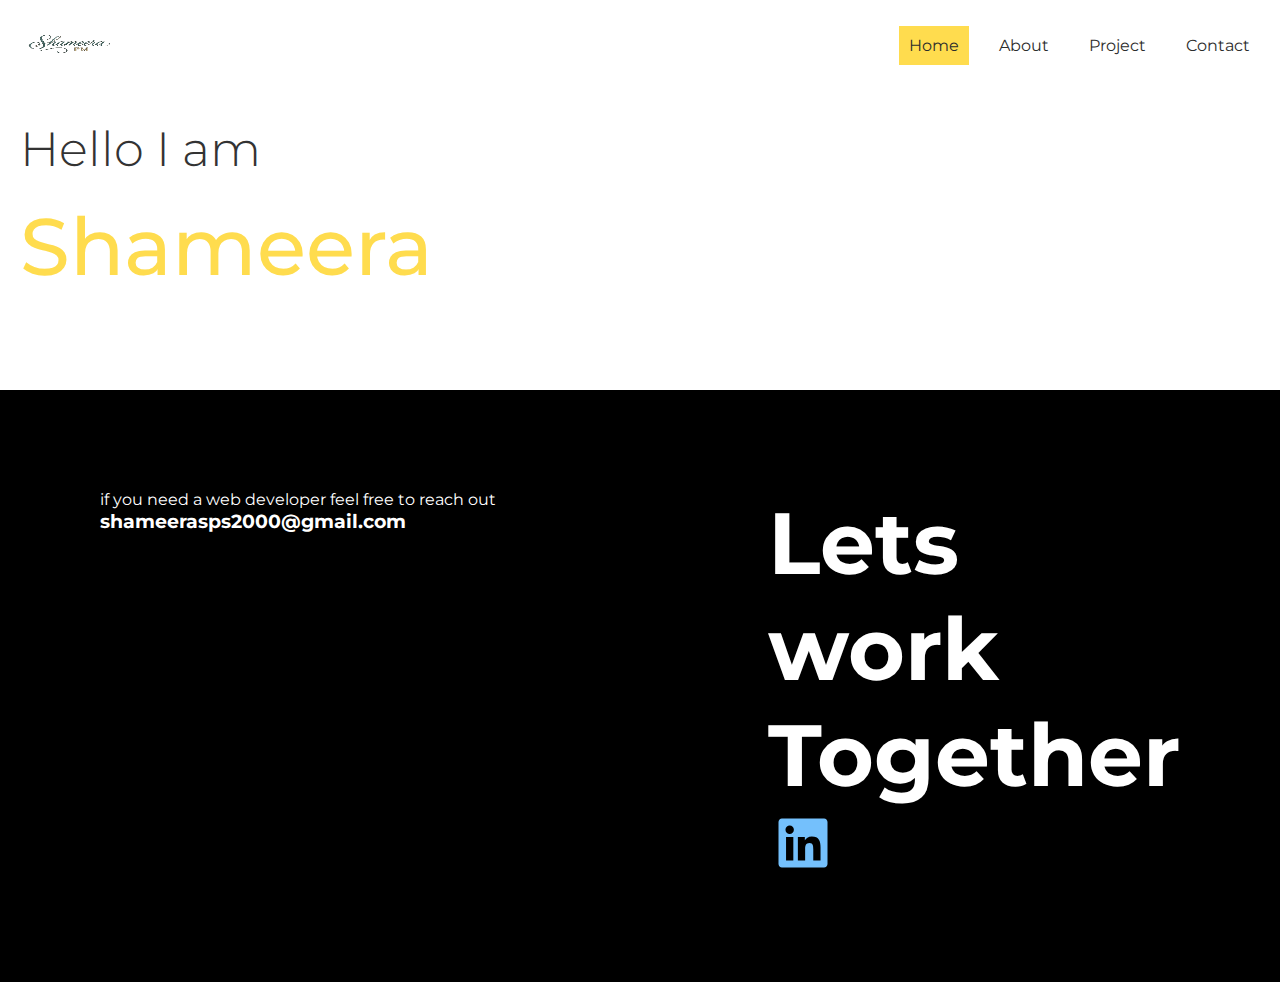
<file: index.html>
<!DOCTYPE html>
<html lang="en">
<head>
    <meta charset="UTF-8">
    <meta name="viewport" content="width=device-width, initial-scale=1.0">
    <title>Shameera PM | Home</title>
    <link rel="stylesheet" href="./style.css"/>
    <link rel="stylesheet" href="./navbar.css"/>
     <link rel="stylesheet" href="./home.css"/>
     <link rel="stylesheet" href="./footer.css">
</head>
<body>
    <nav class="header">
        <div class="container">
            <div class=" row align-items-center justify-content-space-between">
                <!-- logo -->
                 <img src="./logo.png" class="logo" alt="logo"/>

                 <!-- hamburger items -->
                  <button class="nav-toggler ">
                    <span></span>
                  </button>
                  <!-- nav items -->
                   <div class="nav ">
                    <ul>
                        <li><a href="./index.html" class="active">Home </a> </li>
                        <li><a href="./about.html">About</a></li>
                        <li><a href="./project.html">Project</a></li>
                        <li><a href="./contact.html">Contact</a></li>
                    </ul>
                   </div>
            </div>
        </div>
    </nav>

    <div class="main-container">
        <div class="content">
            <h2>Hello I am</h2>
            <h1>Shameera PM</h1>
        </div>
        
    </div>
    <div class="image">
            
        </div>
   
         <div class="footer">
            <div class="footer-content">
 <div class="left">
                <p  >if you need a web developer feel free to reach out <span>shameerasps2000@gmail.com</span></p>
            </div>
            <div class="right">
                <h1>Lets</h1>
                <h1>work</h1>
                <h1>Together</h1>
                <a href="https://www.linkedin.com/in/shameera-pm"><svg xmlns="http://www.w3.org/2000/svg" viewBox="0 0 640 640"><!--!Font Awesome Free v7.0.0 by @fontawesome - https://fontawesome.com License - https://fontawesome.com/license/free Copyright 2025 Fonticons, Inc.--><path fill="#74C0FC" d="M512 96L127.9 96C110.3 96 96 110.5 96 128.3L96 511.7C96 529.5 110.3 544 127.9 544L512 544C529.6 544 544 529.5 544 511.7L544 128.3C544 110.5 529.6 96 512 96zM231.4 480L165 480L165 266.2L231.5 266.2L231.5 480L231.4 480zM198.2 160C219.5 160 236.7 177.2 236.7 198.5C236.7 219.8 219.5 237 198.2 237C176.9 237 159.7 219.8 159.7 198.5C159.7 177.2 176.9 160 198.2 160zM480.3 480L413.9 480L413.9 376C413.9 351.2 413.4 319.3 379.4 319.3C344.8 319.3 339.5 346.3 339.5 374.2L339.5 480L273.1 480L273.1 266.2L336.8 266.2L336.8 295.4L337.7 295.4C346.6 278.6 368.3 260.9 400.6 260.9C467.8 260.9 480.3 305.2 480.3 362.8L480.3 480z"/></svg>  </a>          </div>

            </div>
            </div>
           
        </div>

    <script src="./navbar.js"></script>
    <script src="./homescript.js"></script>

</body>
</html>
</file>
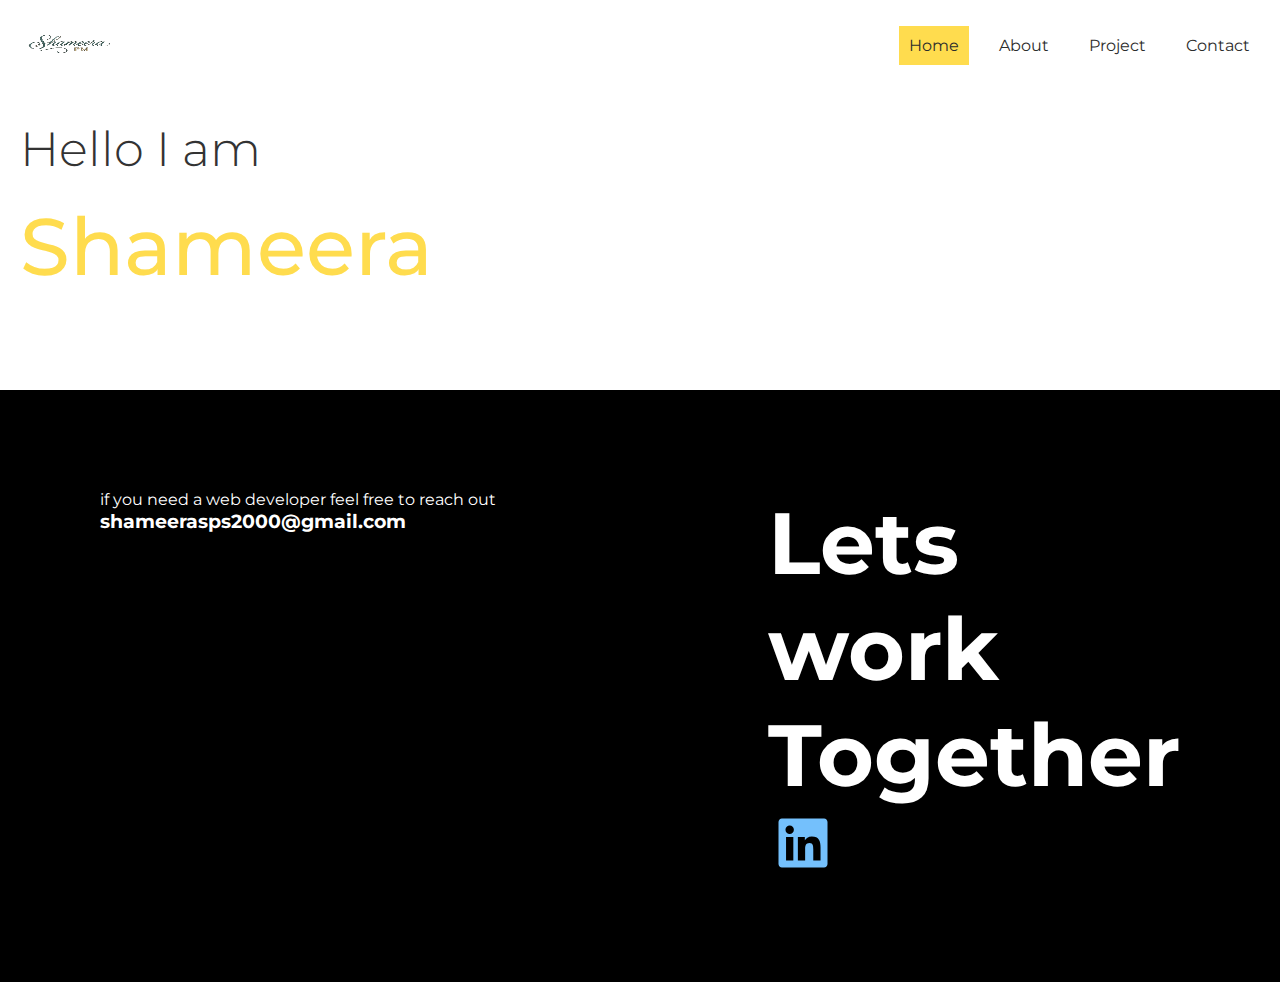
<file: portfolio/index.html>
<!DOCTYPE html>
<html lang="en">
<head>
    <meta charset="UTF-8">
    <meta name="viewport" content="width=device-width, initial-scale=1.0">
    <title>Shameera PM | Home</title>
    <link rel="stylesheet" href="style.css"/>
    <link rel="stylesheet" href="navbar.css"/>
     <link rel="stylesheet" href="home.css"/>
     <link rel="stylesheet" href="footer.css">
</head>
<body>
    <nav class="header">
        <div class="container">
            <div class=" row align-items-center justify-content-space-between">
                <!-- logo -->
                 <img src="/portfolio/logo.png" class="logo" alt="logo"/>

                 <!-- hamburger items -->
                  <button class="nav-toggler ">
                    <span></span>
                  </button>
                  <!-- nav items -->
                   <div class="nav ">
                    <ul>
                        <li><a href="./index.html" class="active">Home </a> </li>
                        <li><a href="./about.html">About</a></li>
                        <li><a href="./project.html">Project</a></li>
                        <li><a href="./contact.html">Contact</a></li>
                    </ul>
                   </div>
            </div>
        </div>
    </nav>

    <div class="main-container">
        <div class="content">
            <h2>Hello I am</h2>
            <h1>Shameera PM</h1>
        </div>
        
    </div>
    <div class="image">
            
        </div>
   
         <div class="footer">
            <div class="footer-content">
 <div class="left">
                <p  >if you need a web developer feel free to reach out <span>shameerasps2000@gmail.com</span></p>
            </div>
            <div class="right">
                <h1>Lets</h1>
                <h1>work</h1>
                <h1>Together</h1>
                <a href="https://www.linkedin.com/in/shameera-pm"><svg xmlns="http://www.w3.org/2000/svg" viewBox="0 0 640 640"><!--!Font Awesome Free v7.0.0 by @fontawesome - https://fontawesome.com License - https://fontawesome.com/license/free Copyright 2025 Fonticons, Inc.--><path fill="#74C0FC" d="M512 96L127.9 96C110.3 96 96 110.5 96 128.3L96 511.7C96 529.5 110.3 544 127.9 544L512 544C529.6 544 544 529.5 544 511.7L544 128.3C544 110.5 529.6 96 512 96zM231.4 480L165 480L165 266.2L231.5 266.2L231.5 480L231.4 480zM198.2 160C219.5 160 236.7 177.2 236.7 198.5C236.7 219.8 219.5 237 198.2 237C176.9 237 159.7 219.8 159.7 198.5C159.7 177.2 176.9 160 198.2 160zM480.3 480L413.9 480L413.9 376C413.9 351.2 413.4 319.3 379.4 319.3C344.8 319.3 339.5 346.3 339.5 374.2L339.5 480L273.1 480L273.1 266.2L336.8 266.2L336.8 295.4L337.7 295.4C346.6 278.6 368.3 260.9 400.6 260.9C467.8 260.9 480.3 305.2 480.3 362.8L480.3 480z"/></svg>  </a>          </div>

            </div>
            </div>
           
        </div>
    
    <script src="/portfolio/navbar.js"></script>
    <script src="/portfolio/homescript.js"></script>

</body>
</html>
</file>
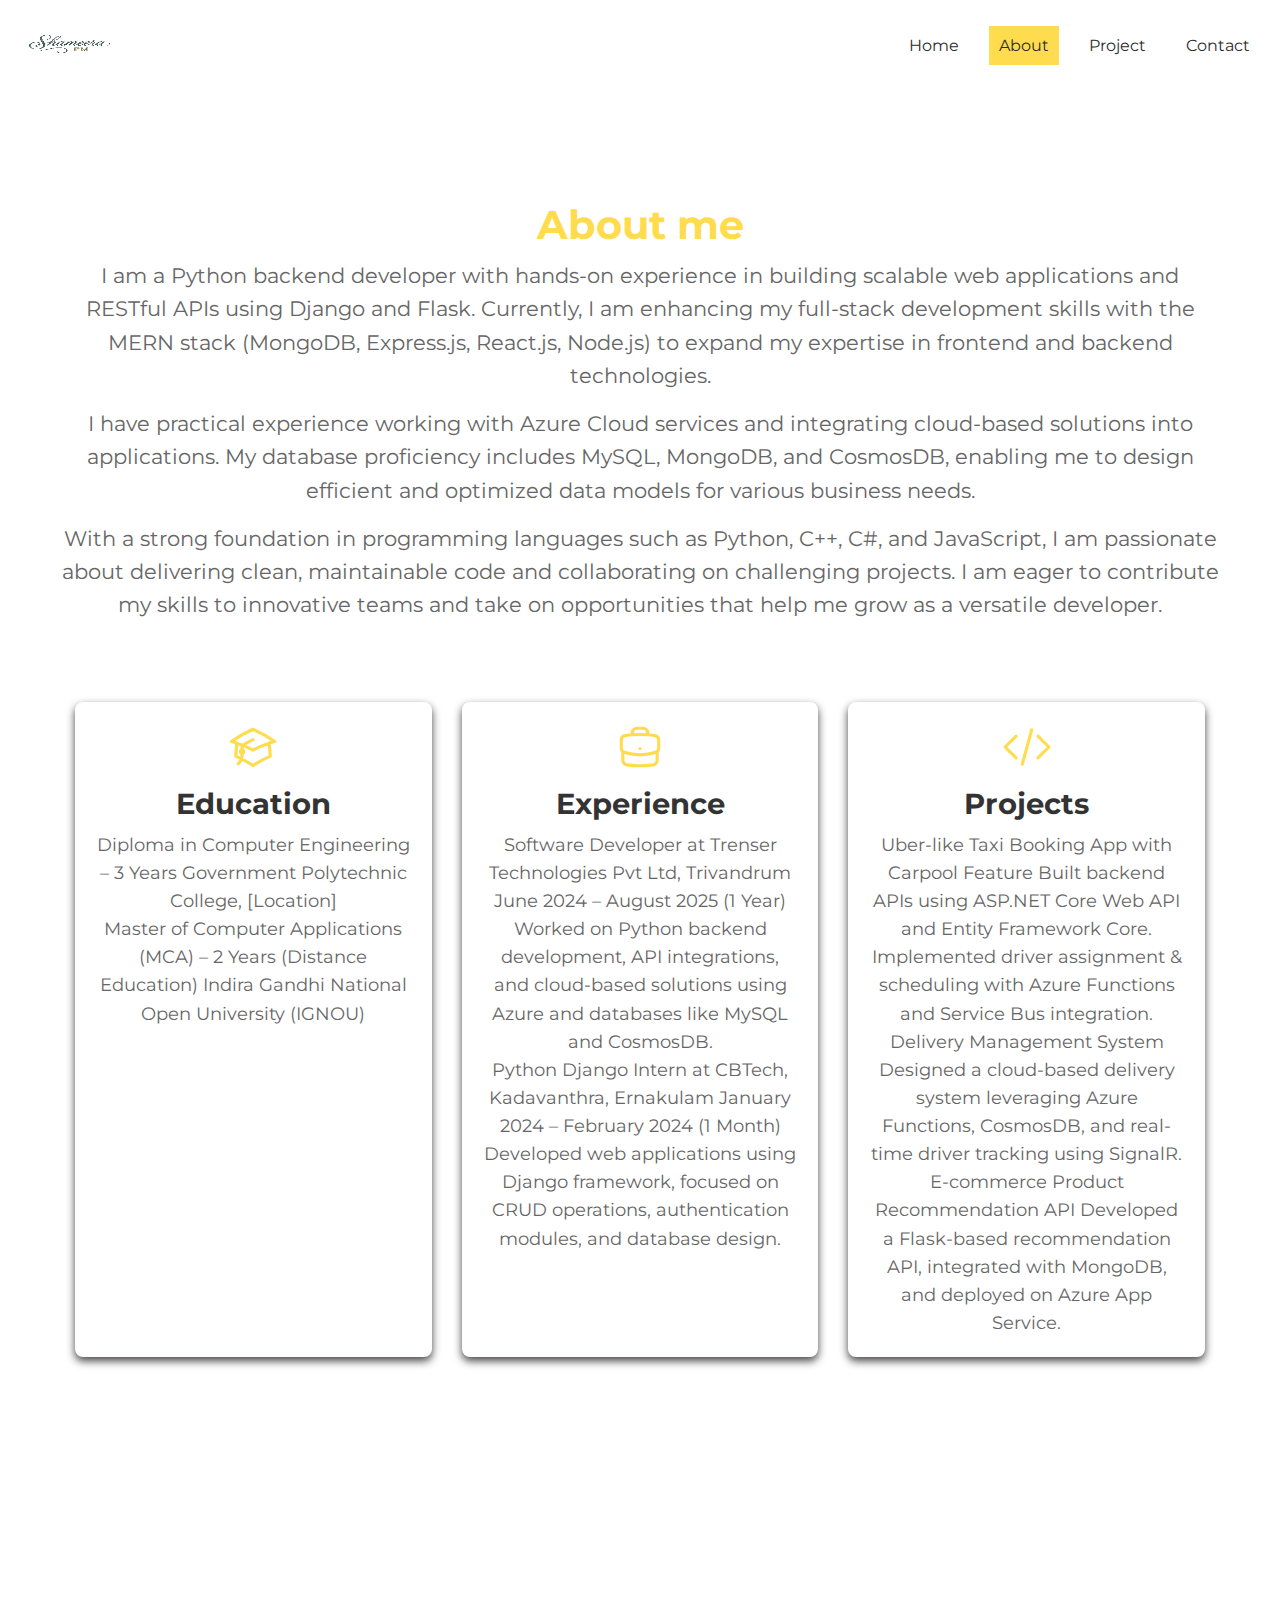
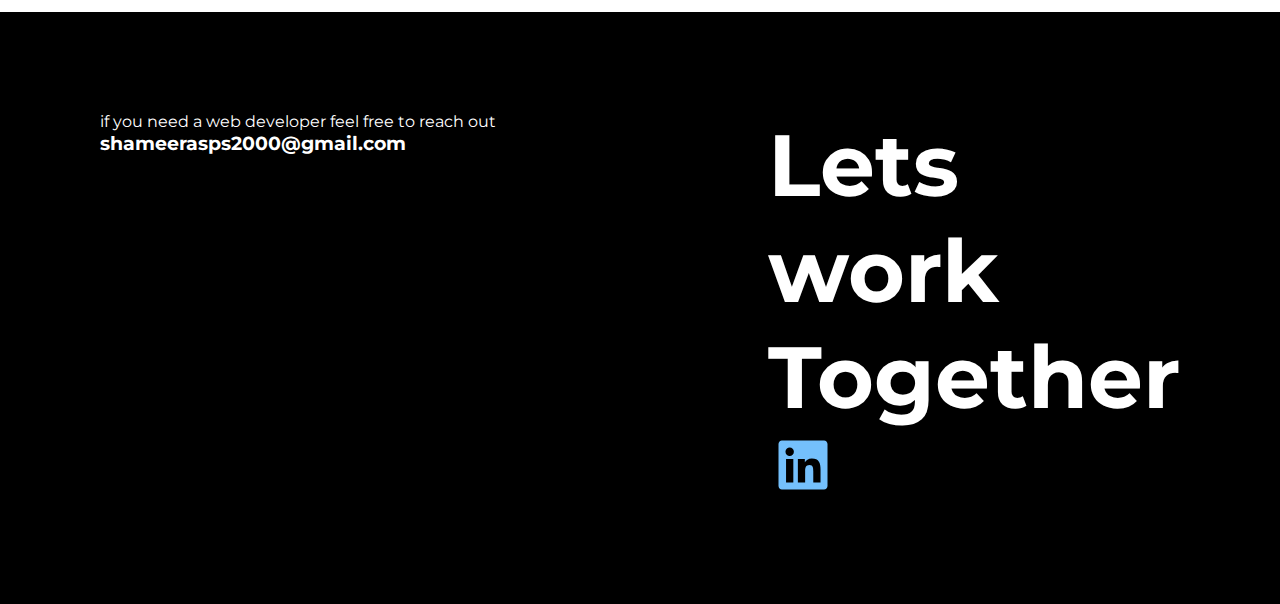
<file: about.html>
<!DOCTYPE html>
<html lang="en">

<head>
    <meta charset="UTF-8">
    <meta name="viewport" content="width=device-width, initial-scale=1.0">
    <title>Shameera PM | About</title>
    <link rel="stylesheet" href="./style.css" />
    <link rel="stylesheet" href="./navbar.css" />
    <link rel="stylesheet" href="./about.css"/>
    <link rel="stylesheet" href="./footer.css">
</head>

<body>
    <nav class="header">
        <div class="container">
            <div class=" row align-items-center justify-content-space-between">
                <!-- logo -->
                <img src="./logo.png" class="logo" alt="logo" />

                <!-- hamburger items -->
                <button class="nav-toggler ">
                    <span></span>
                </button>
                <!-- nav items -->
                <div class="nav ">
                    <ul>
                        <li><a href="./index.html">Home </a> </li>
                        <li><a href="./about.html" class="active">About</a></li>
                        <li><a href="./project.html">Project</a></li>
                        <li><a href="./contact.html">Contact</a></li>
                    </ul>
                </div>
            </div>
        </div>
    </nav>

    <div class="main-container  ">
        <div class="pg">
            <h1>About me</h1>
            <p> I am a Python backend developer with hands-on experience in building scalable web applications and
                RESTful APIs using Django and Flask. Currently, I am enhancing my full-stack development skills with the
                MERN stack (MongoDB, Express.js, React.js, Node.js) to expand my expertise in frontend and backend
                technologies.</p>
            <p>
                I have practical experience working with Azure Cloud services and integrating cloud-based solutions into
                applications. My database proficiency includes MySQL, MongoDB, and CosmosDB, enabling me to design
                efficient and optimized data models for various business needs.
            </p>

            <p>
                With a strong foundation in programming languages such as Python, C++, C#, and JavaScript, I am
                passionate about delivering clean, maintainable code and collaborating on challenging projects. I am
                eager to contribute my skills to innovative teams and take on opportunities that help me grow as a
                versatile developer.
            </p>
        </div>
         <div class="row">
        <div class="about-card">
            <div class="icon">
                <svg xmlns="http://www.w3.org/2000/svg" fill="none" viewBox="0 0 24 24" stroke-width="1.5"
                    stroke="currentColor" class="size-6">
                    <path stroke-linecap="round" stroke-linejoin="round"
                        d="M4.26 10.147a60.438 60.438 0 0 0-.491 6.347A48.62 48.62 0 0 1 12 20.904a48.62 48.62 0 0 1 8.232-4.41 60.46 60.46 0 0 0-.491-6.347m-15.482 0a50.636 50.636 0 0 0-2.658-.813A59.906 59.906 0 0 1 12 3.493a59.903 59.903 0 0 1 10.399 5.84c-.896.248-1.783.52-2.658.814m-15.482 0A50.717 50.717 0 0 1 12 13.489a50.702 50.702 0 0 1 7.74-3.342M6.75 15a.75.75 0 1 0 0-1.5.75.75 0 0 0 0 1.5Zm0 0v-3.675A55.378 55.378 0 0 1 12 8.443m-7.007 11.55A5.981 5.981 0 0 0 6.75 15.75v-1.5" />
                </svg>
            </div>
            <h1>Education</h1>
            <p>
                Diploma in Computer Engineering – 3 Years
                Government Polytechnic College, [Location]
            </p>
            <p>
                Master of Computer Applications (MCA) – 2 Years (Distance Education)
                Indira Gandhi National Open University (IGNOU)
            </p>
        </div>
        <div class="about-card">
            <div class="icon">
                <svg xmlns="http://www.w3.org/2000/svg" fill="none" viewBox="0 0 24 24" stroke-width="1.5"
                    stroke="currentColor" class="size-6">
                    <path stroke-linecap="round" stroke-linejoin="round"
                        d="M20.25 14.15v4.25c0 1.094-.787 2.036-1.872 2.18-2.087.277-4.216.42-6.378.42s-4.291-.143-6.378-.42c-1.085-.144-1.872-1.086-1.872-2.18v-4.25m16.5 0a2.18 2.18 0 0 0 .75-1.661V8.706c0-1.081-.768-2.015-1.837-2.175a48.114 48.114 0 0 0-3.413-.387m4.5 8.006c-.194.165-.42.295-.673.38A23.978 23.978 0 0 1 12 15.75c-2.648 0-5.195-.429-7.577-1.22a2.016 2.016 0 0 1-.673-.38m0 0A2.18 2.18 0 0 1 3 12.489V8.706c0-1.081.768-2.015 1.837-2.175a48.111 48.111 0 0 1 3.413-.387m7.5 0V5.25A2.25 2.25 0 0 0 13.5 3h-3a2.25 2.25 0 0 0-2.25 2.25v.894m7.5 0a48.667 48.667 0 0 0-7.5 0M12 12.75h.008v.008H12v-.008Z" />
                </svg>

            </div>
            <h1>Experience</h1>
            <p>
                Software Developer at Trenser Technologies Pvt Ltd, Trivandrum
                June 2024 – August 2025 (1 Year)
                Worked on Python backend development, API integrations, and cloud-based solutions using Azure and
                databases like MySQL and CosmosDB.
            </p>
            <p>
                Python Django Intern at CBTech, Kadavanthra, Ernakulam
                January 2024 – February 2024 (1 Month)
                Developed web applications using Django framework, focused on CRUD operations, authentication modules,
                and database design.
            </p>
        </div>
        <div class="about-card">
            <div class="icon">
                <svg xmlns="http://www.w3.org/2000/svg" fill="none" viewBox="0 0 24 24" stroke-width="1.5"
                    stroke="currentColor" class="size-6">
                    <path stroke-linecap="round" stroke-linejoin="round"
                        d="M17.25 6.75 22.5 12l-5.25 5.25m-10.5 0L1.5 12l5.25-5.25m7.5-3-4.5 16.5" />
                </svg>


            </div>
            <h1>Projects</h1>
            <p>
                Uber-like Taxi Booking App with Carpool Feature
                Built backend APIs using ASP.NET Core Web API and Entity Framework Core. Implemented driver assignment &
                scheduling with Azure Functions and Service Bus integration.
            </p>
            <p>
                Delivery Management System
                Designed a cloud-based delivery system leveraging Azure Functions, CosmosDB, and real-time driver
                tracking using SignalR.
            </p>
            <p>
                E-commerce Product Recommendation API
                Developed a Flask-based recommendation API, integrated with MongoDB, and deployed on Azure App Service.
            </p>
        </div>
    </div>
    </div>
    <div class="footer">
            <div class="footer-content">
 <div class="left">
                <p  >if you need a web developer feel free to reach out <span>shameerasps2000@gmail.com</span></p>
            </div>
            <div class="right">
                <h1>Lets</h1>
                <h1>work</h1>
                <h1>Together</h1>
                <a href="https://www.linkedin.com/in/shameera-pm"><svg xmlns="http://www.w3.org/2000/svg" viewBox="0 0 640 640"><!--!Font Awesome Free v7.0.0 by @fontawesome - https://fontawesome.com License - https://fontawesome.com/license/free Copyright 2025 Fonticons, Inc.--><path fill="#74C0FC" d="M512 96L127.9 96C110.3 96 96 110.5 96 128.3L96 511.7C96 529.5 110.3 544 127.9 544L512 544C529.6 544 544 529.5 544 511.7L544 128.3C544 110.5 529.6 96 512 96zM231.4 480L165 480L165 266.2L231.5 266.2L231.5 480L231.4 480zM198.2 160C219.5 160 236.7 177.2 236.7 198.5C236.7 219.8 219.5 237 198.2 237C176.9 237 159.7 219.8 159.7 198.5C159.7 177.2 176.9 160 198.2 160zM480.3 480L413.9 480L413.9 376C413.9 351.2 413.4 319.3 379.4 319.3C344.8 319.3 339.5 346.3 339.5 374.2L339.5 480L273.1 480L273.1 266.2L336.8 266.2L336.8 295.4L337.7 295.4C346.6 278.6 368.3 260.9 400.6 260.9C467.8 260.9 480.3 305.2 480.3 362.8L480.3 480z"/></svg>  </a>          </div>

            </div>
            </div>
           
        </div>


    <script src="./navbar.js"></script>
</body>

</html>
</file>
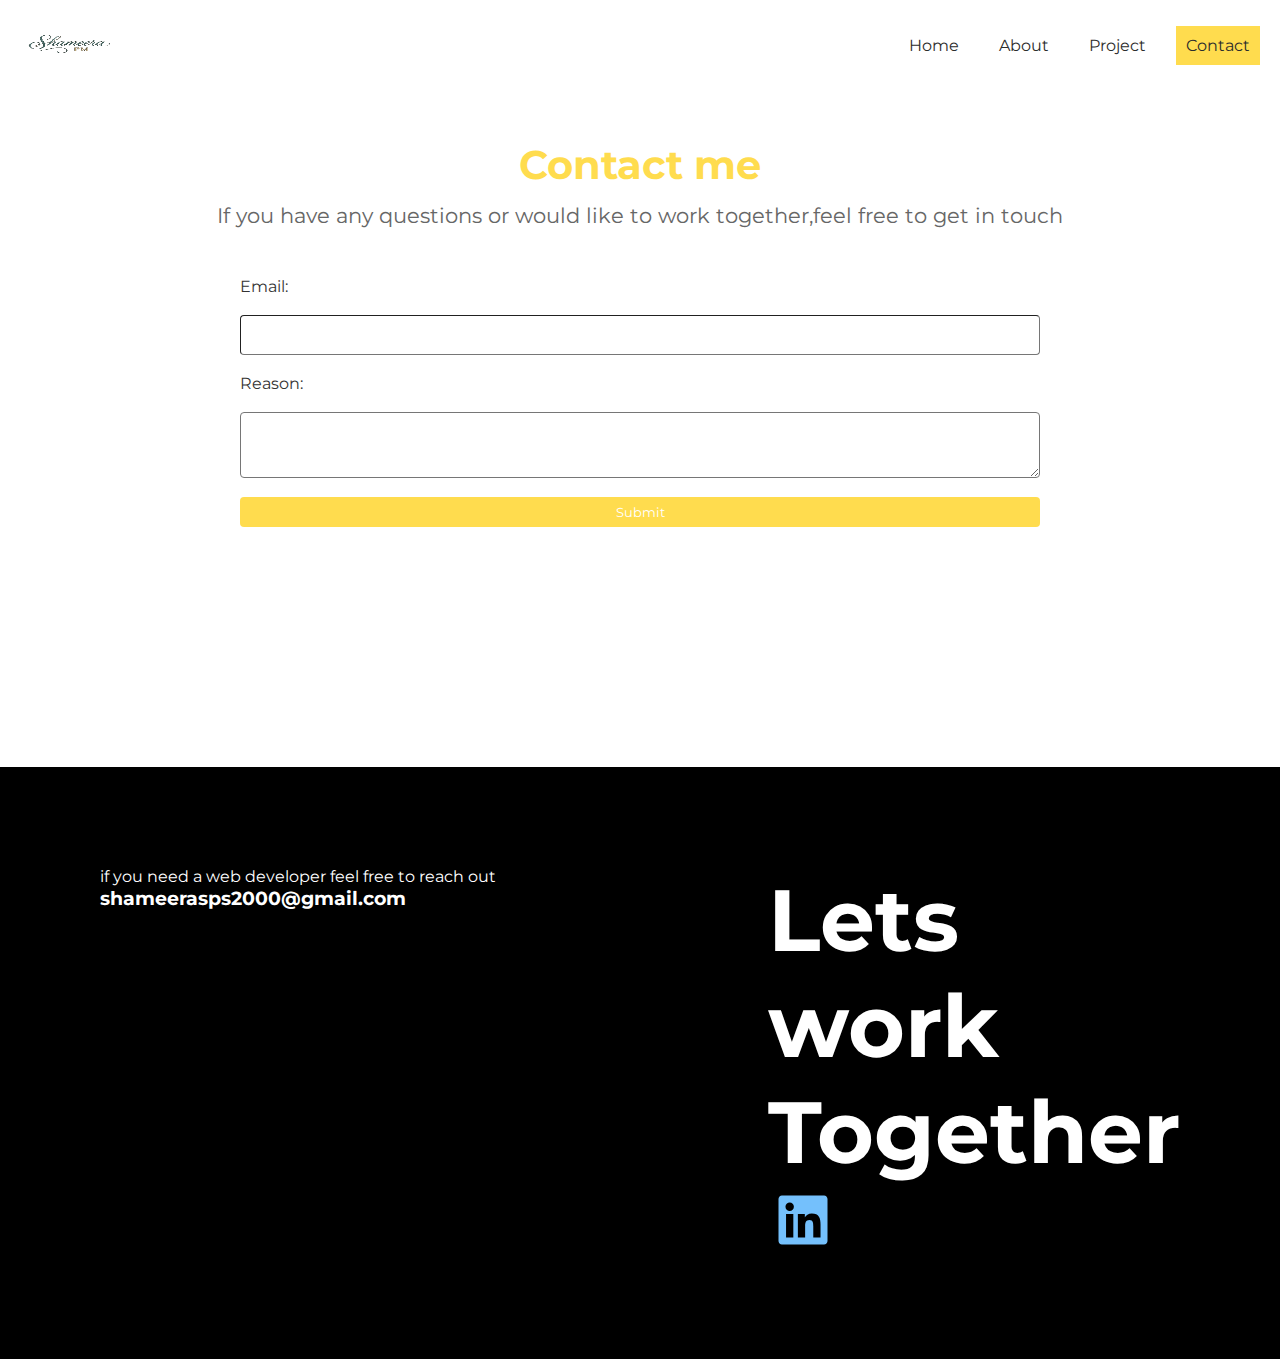
<file: contact.html>
<!DOCTYPE html>
<html lang="en">
<head>
    <meta charset="UTF-8">
    <meta name="viewport" content="width=device-width, initial-scale=1.0">
    <title>Contact</title>
    <link rel="stylesheet" href="./style.css" />
    <link rel="stylesheet" href="./navbar.css" />
    <link rel="stylesheet" href="./contact.css"/>
    <link rel="stylesheet" href="./footer.css">
</head>
<body>
   <nav class="header">
        <div class="container">
            <div class=" row align-items-center justify-content-space-between">
                <!-- logo -->
                 <img src="./logo.png" class="logo" alt="logo"/>

                 <!-- hamburger items -->
                  <button class="nav-toggler ">
                    <span></span>
                  </button>
                  <!-- nav items -->
                   <div class="nav ">
                    <ul>
                        <li><a href="./index.html" >Home </a> </li>
                        <li><a href="./about.html">About</a></li>
                        <li><a href="./project.html">Project</a></li>
                        <li><a href="./contact.html"class="active">Contact</a></li>
                    </ul>
                   </div>
            </div>
        </div>
    </nav>
    <div class="main-container">
        <div class="pg">
            <h1>Contact me</h1>
            <p>If you have any questions or would like to work together,feel free to get in touch</p>
        </div>
        <div class="form-container">
            <form>
                <label for="email">Email:</label><br>
                <input type="email" id="email" name="email" required><br>
                <label for="reason">Reason:</label><br>
                <textarea  id="reason" name="reason" rows="4" required></textarea><br>
                <button type="submit" class="button">Submit</button>
            </form>
        </div>
    </div>
    <div class="footer">
            <div class="footer-content">
 <div class="left">
                <p  >if you need a web developer feel free to reach out <span>shameerasps2000@gmail.com</span></p>
            </div>
            <div class="right">
                <h1>Lets</h1>
                <h1>work</h1>
                <h1>Together</h1>
<a href="https://www.linkedin.com/in/shameera-pm"><svg xmlns="http://www.w3.org/2000/svg" viewBox="0 0 640 640"><!--!Font Awesome Free v7.0.0 by @fontawesome - https://fontawesome.com License - https://fontawesome.com/license/free Copyright 2025 Fonticons, Inc.--><path fill="#74C0FC" d="M512 96L127.9 96C110.3 96 96 110.5 96 128.3L96 511.7C96 529.5 110.3 544 127.9 544L512 544C529.6 544 544 529.5 544 511.7L544 128.3C544 110.5 529.6 96 512 96zM231.4 480L165 480L165 266.2L231.5 266.2L231.5 480L231.4 480zM198.2 160C219.5 160 236.7 177.2 236.7 198.5C236.7 219.8 219.5 237 198.2 237C176.9 237 159.7 219.8 159.7 198.5C159.7 177.2 176.9 160 198.2 160zM480.3 480L413.9 480L413.9 376C413.9 351.2 413.4 319.3 379.4 319.3C344.8 319.3 339.5 346.3 339.5 374.2L339.5 480L273.1 480L273.1 266.2L336.8 266.2L336.8 295.4L337.7 295.4C346.6 278.6 368.3 260.9 400.6 260.9C467.8 260.9 480.3 305.2 480.3 362.8L480.3 480z"/></svg>  </a>          </div>
           </div>      
        </div>
     <script src="./navbar.js"></script>
</body>
</html>
</file>
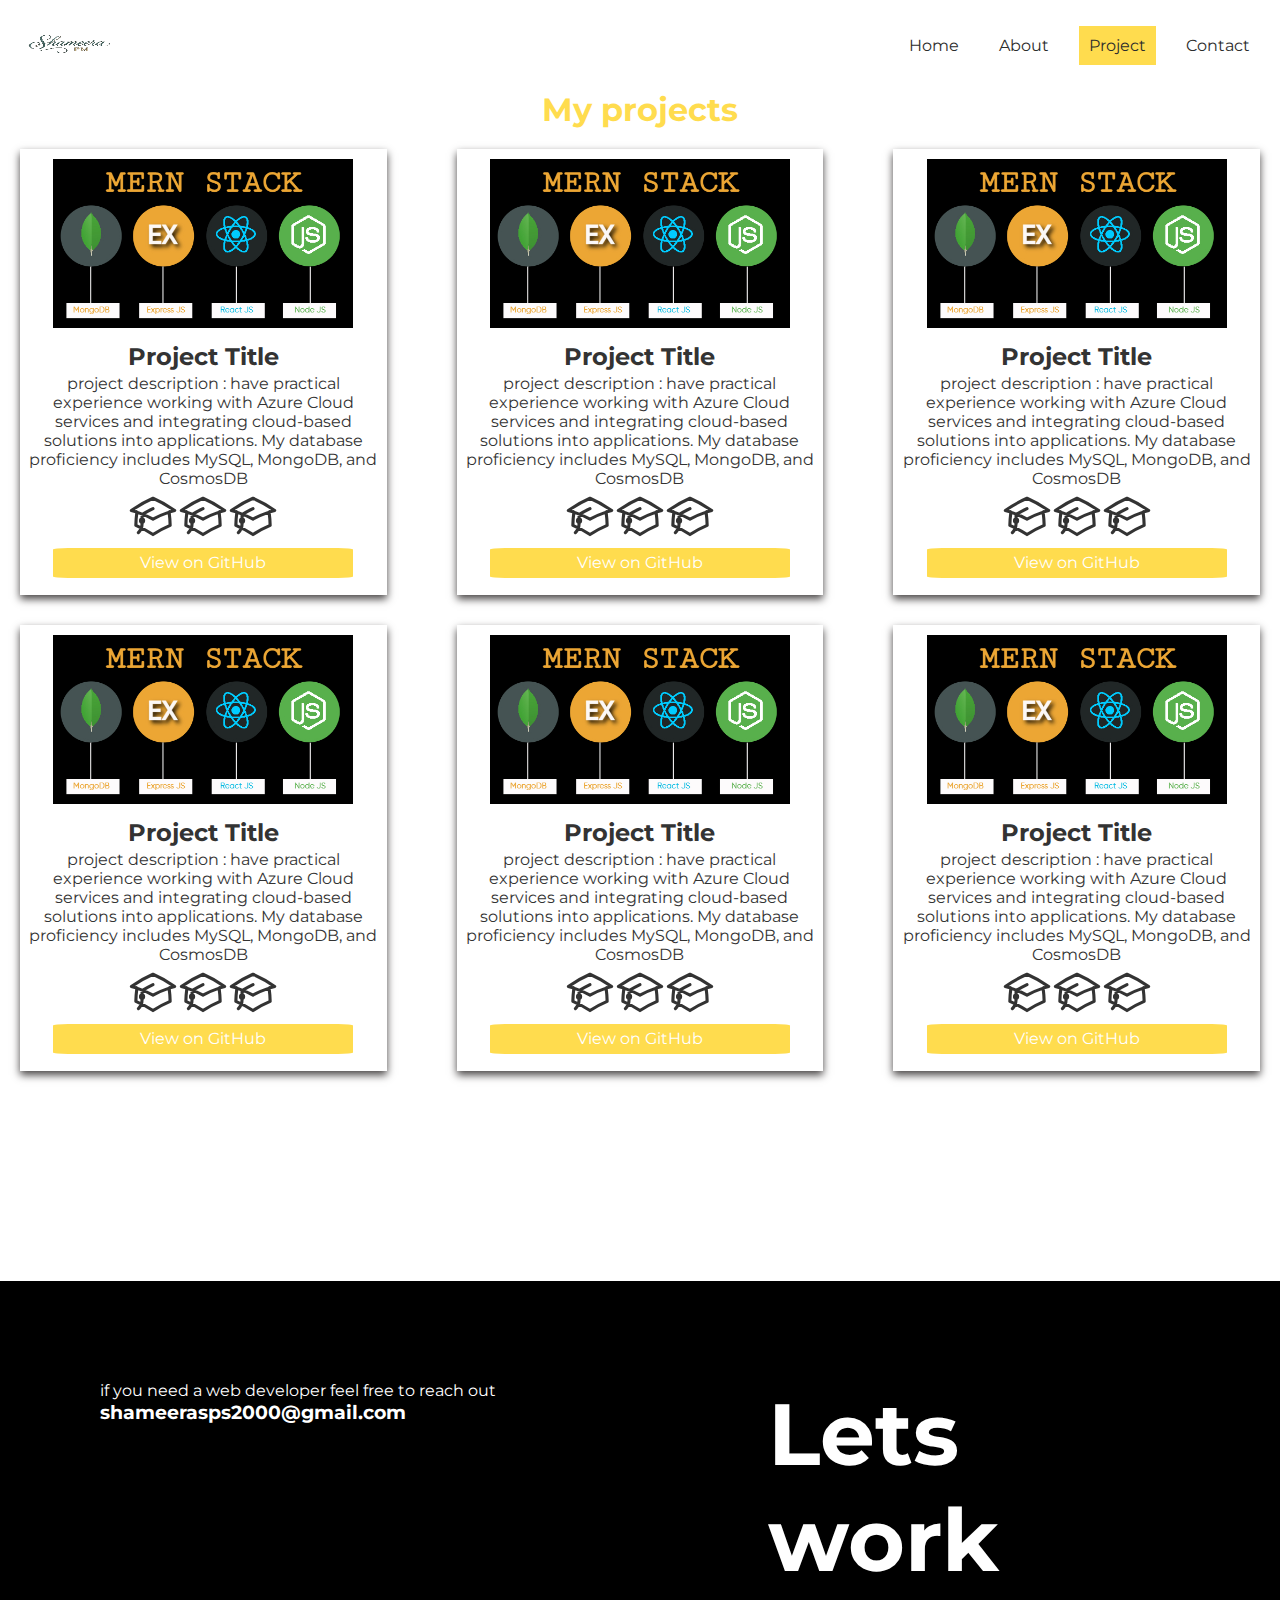
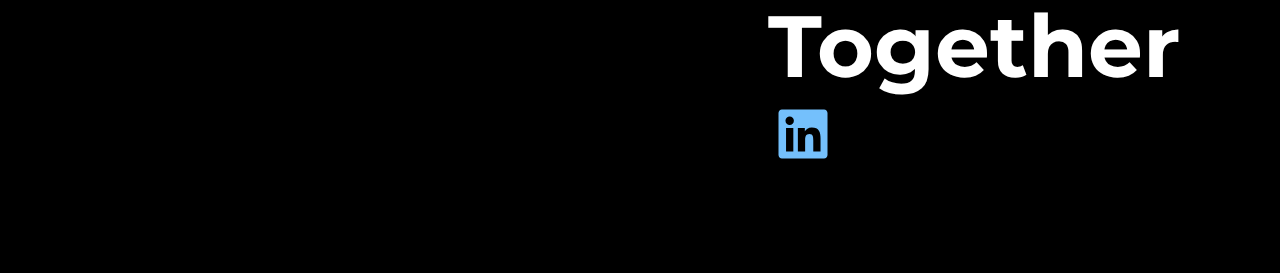
<file: project.html>
<!DOCTYPE html>
<html lang="en">

<head>
    <meta charset="UTF-8">
    <meta name="viewport" content="width=device-width, initial-scale=1.0">
    <title>projects</title>
    <link rel="stylesheet" href="./style.css" />
    <link rel="stylesheet" href="./navbar.css" />
    <link rel="stylesheet" href="./project.css">
    <link rel="stylesheet" href="./footer.css">
</head>

<body>
    <nav class="header">
        <div class="container">
            <div class=" row align-items-center justify-content-space-between">
                <!-- logo -->
                <img src="./logo.png" class="logo" alt="logo" />

                <!-- hamburger items -->
                <button class="nav-toggler ">
                    <span></span>
                </button>
                <!-- nav items -->
                <div class="nav ">
                    <ul>
                        <li><a href="./index.html">Home </a> </li>
                        <li><a href="./about.html">About</a></li>
                        <li><a href="./project.html" class="active">Project</a></li>
                        <li><a href="./contact.html">Contact</a></li>
                    </ul>
                </div>
            </div>
        </div>
    </nav>
    <div class="main-container">
        <div class="contents">
            <h1>My projects</h1>
            <div class="project-collection">
                <div class="projects">
                    <div class="image-container"><img src="./image.png" alt="img"></div>

                    <h2>Project Title</h2>
                    <p>project description : have practical experience working with Azure Cloud services and integrating
                        cloud-based solutions into applications. My database proficiency includes MySQL, MongoDB, and
                        CosmosDB </p>
                    <div class="icon">
                        <svg xmlns="http://www.w3.org/2000/svg" fill="none" viewBox="0 0 24 24" stroke-width="1.5"
                            stroke="currentColor" class="size-6">
                            <path stroke-linecap="round" stroke-linejoin="round"
                                d="M4.26 10.147a60.438 60.438 0 0 0-.491 6.347A48.62 48.62 0 0 1 12 20.904a48.62 48.62 0 0 1 8.232-4.41 60.46 60.46 0 0 0-.491-6.347m-15.482 0a50.636 50.636 0 0 0-2.658-.813A59.906 59.906 0 0 1 12 3.493a59.903 59.903 0 0 1 10.399 5.84c-.896.248-1.783.52-2.658.814m-15.482 0A50.717 50.717 0 0 1 12 13.489a50.702 50.702 0 0 1 7.74-3.342M6.75 15a.75.75 0 1 0 0-1.5.75.75 0 0 0 0 1.5Zm0 0v-3.675A55.378 55.378 0 0 1 12 8.443m-7.007 11.55A5.981 5.981 0 0 0 6.75 15.75v-1.5" />
                        </svg>
                        <svg xmlns="http://www.w3.org/2000/svg" fill="none" viewBox="0 0 24 24" stroke-width="1.5"
                            stroke="currentColor" class="size-6">
                            <path stroke-linecap="round" stroke-linejoin="round"
                                d="M4.26 10.147a60.438 60.438 0 0 0-.491 6.347A48.62 48.62 0 0 1 12 20.904a48.62 48.62 0 0 1 8.232-4.41 60.46 60.46 0 0 0-.491-6.347m-15.482 0a50.636 50.636 0 0 0-2.658-.813A59.906 59.906 0 0 1 12 3.493a59.903 59.903 0 0 1 10.399 5.84c-.896.248-1.783.52-2.658.814m-15.482 0A50.717 50.717 0 0 1 12 13.489a50.702 50.702 0 0 1 7.74-3.342M6.75 15a.75.75 0 1 0 0-1.5.75.75 0 0 0 0 1.5Zm0 0v-3.675A55.378 55.378 0 0 1 12 8.443m-7.007 11.55A5.981 5.981 0 0 0 6.75 15.75v-1.5" />
                        </svg>
                        <svg xmlns="http://www.w3.org/2000/svg" fill="none" viewBox="0 0 24 24" stroke-width="1.5"
                            stroke="currentColor" class="size-6">
                            <path stroke-linecap="round" stroke-linejoin="round"
                                d="M4.26 10.147a60.438 60.438 0 0 0-.491 6.347A48.62 48.62 0 0 1 12 20.904a48.62 48.62 0 0 1 8.232-4.41 60.46 60.46 0 0 0-.491-6.347m-15.482 0a50.636 50.636 0 0 0-2.658-.813A59.906 59.906 0 0 1 12 3.493a59.903 59.903 0 0 1 10.399 5.84c-.896.248-1.783.52-2.658.814m-15.482 0A50.717 50.717 0 0 1 12 13.489a50.702 50.702 0 0 1 7.74-3.342M6.75 15a.75.75 0 1 0 0-1.5.75.75 0 0 0 0 1.5Zm0 0v-3.675A55.378 55.378 0 0 1 12 8.443m-7.007 11.55A5.981 5.981 0 0 0 6.75 15.75v-1.5" />
                        </svg>
                    </div>
                    <div class="button-class"> <a href="https://github.com/shmra123/"><button type="button" class="button">View on GitHub</button></a></div>

                </div>
                <div class="projects">
                    <div class="image-container"><img src="./image.png" alt="img"></div>

                    <h2>Project Title</h2>
                    <p>project description : have practical experience working with Azure Cloud services and integrating
                        cloud-based solutions into applications. My database proficiency includes MySQL, MongoDB, and
                        CosmosDB </p>
                    <div class="icon">
                        <svg xmlns="http://www.w3.org/2000/svg" fill="none" viewBox="0 0 24 24" stroke-width="1.5"
                            stroke="currentColor" class="size-6">
                            <path stroke-linecap="round" stroke-linejoin="round"
                                d="M4.26 10.147a60.438 60.438 0 0 0-.491 6.347A48.62 48.62 0 0 1 12 20.904a48.62 48.62 0 0 1 8.232-4.41 60.46 60.46 0 0 0-.491-6.347m-15.482 0a50.636 50.636 0 0 0-2.658-.813A59.906 59.906 0 0 1 12 3.493a59.903 59.903 0 0 1 10.399 5.84c-.896.248-1.783.52-2.658.814m-15.482 0A50.717 50.717 0 0 1 12 13.489a50.702 50.702 0 0 1 7.74-3.342M6.75 15a.75.75 0 1 0 0-1.5.75.75 0 0 0 0 1.5Zm0 0v-3.675A55.378 55.378 0 0 1 12 8.443m-7.007 11.55A5.981 5.981 0 0 0 6.75 15.75v-1.5" />
                        </svg>
                        <svg xmlns="http://www.w3.org/2000/svg" fill="none" viewBox="0 0 24 24" stroke-width="1.5"
                            stroke="currentColor" class="size-6">
                            <path stroke-linecap="round" stroke-linejoin="round"
                                d="M4.26 10.147a60.438 60.438 0 0 0-.491 6.347A48.62 48.62 0 0 1 12 20.904a48.62 48.62 0 0 1 8.232-4.41 60.46 60.46 0 0 0-.491-6.347m-15.482 0a50.636 50.636 0 0 0-2.658-.813A59.906 59.906 0 0 1 12 3.493a59.903 59.903 0 0 1 10.399 5.84c-.896.248-1.783.52-2.658.814m-15.482 0A50.717 50.717 0 0 1 12 13.489a50.702 50.702 0 0 1 7.74-3.342M6.75 15a.75.75 0 1 0 0-1.5.75.75 0 0 0 0 1.5Zm0 0v-3.675A55.378 55.378 0 0 1 12 8.443m-7.007 11.55A5.981 5.981 0 0 0 6.75 15.75v-1.5" />
                        </svg>
                        <svg xmlns="http://www.w3.org/2000/svg" fill="none" viewBox="0 0 24 24" stroke-width="1.5"
                            stroke="currentColor" class="size-6">
                            <path stroke-linecap="round" stroke-linejoin="round"
                                d="M4.26 10.147a60.438 60.438 0 0 0-.491 6.347A48.62 48.62 0 0 1 12 20.904a48.62 48.62 0 0 1 8.232-4.41 60.46 60.46 0 0 0-.491-6.347m-15.482 0a50.636 50.636 0 0 0-2.658-.813A59.906 59.906 0 0 1 12 3.493a59.903 59.903 0 0 1 10.399 5.84c-.896.248-1.783.52-2.658.814m-15.482 0A50.717 50.717 0 0 1 12 13.489a50.702 50.702 0 0 1 7.74-3.342M6.75 15a.75.75 0 1 0 0-1.5.75.75 0 0 0 0 1.5Zm0 0v-3.675A55.378 55.378 0 0 1 12 8.443m-7.007 11.55A5.981 5.981 0 0 0 6.75 15.75v-1.5" />
                        </svg>
                    </div>
                    <div class="button-class"> <a href="https://github.com/shmra123/"><button type="button" class="button">View on GitHub</button></a></div>

                </div>
                <div class="projects">
                    <div class="image-container"><img src="./image.png" alt="img"></div>

                    <h2>Project Title</h2>
                    <p>project description : have practical experience working with Azure Cloud services and integrating
                        cloud-based solutions into applications. My database proficiency includes MySQL, MongoDB, and
                        CosmosDB </p>
                    <div class="icon">
                        <svg xmlns="http://www.w3.org/2000/svg" fill="none" viewBox="0 0 24 24" stroke-width="1.5"
                            stroke="currentColor" class="size-6">
                            <path stroke-linecap="round" stroke-linejoin="round"
                                d="M4.26 10.147a60.438 60.438 0 0 0-.491 6.347A48.62 48.62 0 0 1 12 20.904a48.62 48.62 0 0 1 8.232-4.41 60.46 60.46 0 0 0-.491-6.347m-15.482 0a50.636 50.636 0 0 0-2.658-.813A59.906 59.906 0 0 1 12 3.493a59.903 59.903 0 0 1 10.399 5.84c-.896.248-1.783.52-2.658.814m-15.482 0A50.717 50.717 0 0 1 12 13.489a50.702 50.702 0 0 1 7.74-3.342M6.75 15a.75.75 0 1 0 0-1.5.75.75 0 0 0 0 1.5Zm0 0v-3.675A55.378 55.378 0 0 1 12 8.443m-7.007 11.55A5.981 5.981 0 0 0 6.75 15.75v-1.5" />
                        </svg>
                        <svg xmlns="http://www.w3.org/2000/svg" fill="none" viewBox="0 0 24 24" stroke-width="1.5"
                            stroke="currentColor" class="size-6">
                            <path stroke-linecap="round" stroke-linejoin="round"
                                d="M4.26 10.147a60.438 60.438 0 0 0-.491 6.347A48.62 48.62 0 0 1 12 20.904a48.62 48.62 0 0 1 8.232-4.41 60.46 60.46 0 0 0-.491-6.347m-15.482 0a50.636 50.636 0 0 0-2.658-.813A59.906 59.906 0 0 1 12 3.493a59.903 59.903 0 0 1 10.399 5.84c-.896.248-1.783.52-2.658.814m-15.482 0A50.717 50.717 0 0 1 12 13.489a50.702 50.702 0 0 1 7.74-3.342M6.75 15a.75.75 0 1 0 0-1.5.75.75 0 0 0 0 1.5Zm0 0v-3.675A55.378 55.378 0 0 1 12 8.443m-7.007 11.55A5.981 5.981 0 0 0 6.75 15.75v-1.5" />
                        </svg>
                        <svg xmlns="http://www.w3.org/2000/svg" fill="none" viewBox="0 0 24 24" stroke-width="1.5"
                            stroke="currentColor" class="size-6">
                            <path stroke-linecap="round" stroke-linejoin="round"
                                d="M4.26 10.147a60.438 60.438 0 0 0-.491 6.347A48.62 48.62 0 0 1 12 20.904a48.62 48.62 0 0 1 8.232-4.41 60.46 60.46 0 0 0-.491-6.347m-15.482 0a50.636 50.636 0 0 0-2.658-.813A59.906 59.906 0 0 1 12 3.493a59.903 59.903 0 0 1 10.399 5.84c-.896.248-1.783.52-2.658.814m-15.482 0A50.717 50.717 0 0 1 12 13.489a50.702 50.702 0 0 1 7.74-3.342M6.75 15a.75.75 0 1 0 0-1.5.75.75 0 0 0 0 1.5Zm0 0v-3.675A55.378 55.378 0 0 1 12 8.443m-7.007 11.55A5.981 5.981 0 0 0 6.75 15.75v-1.5" />
                        </svg>
                    </div>
                    <div class="button-class"> <a href="https://github.com/shmra123/"><button type="button" class="button">View on GitHub</button></a></div>
                </div>
                <div class="projects">
                    <div class="image-container"><img src="./image.png" alt="img"></div>

                    <h2>Project Title</h2>
                    <p>project description : have practical experience working with Azure Cloud services and integrating
                        cloud-based solutions into applications. My database proficiency includes MySQL, MongoDB, and
                        CosmosDB </p>
                    <div class="icon">
                        <svg xmlns="http://www.w3.org/2000/svg" fill="none" viewBox="0 0 24 24" stroke-width="1.5"
                            stroke="currentColor" class="size-6">
                            <path stroke-linecap="round" stroke-linejoin="round"
                                d="M4.26 10.147a60.438 60.438 0 0 0-.491 6.347A48.62 48.62 0 0 1 12 20.904a48.62 48.62 0 0 1 8.232-4.41 60.46 60.46 0 0 0-.491-6.347m-15.482 0a50.636 50.636 0 0 0-2.658-.813A59.906 59.906 0 0 1 12 3.493a59.903 59.903 0 0 1 10.399 5.84c-.896.248-1.783.52-2.658.814m-15.482 0A50.717 50.717 0 0 1 12 13.489a50.702 50.702 0 0 1 7.74-3.342M6.75 15a.75.75 0 1 0 0-1.5.75.75 0 0 0 0 1.5Zm0 0v-3.675A55.378 55.378 0 0 1 12 8.443m-7.007 11.55A5.981 5.981 0 0 0 6.75 15.75v-1.5" />
                        </svg>
                        <svg xmlns="http://www.w3.org/2000/svg" fill="none" viewBox="0 0 24 24" stroke-width="1.5"
                            stroke="currentColor" class="size-6">
                            <path stroke-linecap="round" stroke-linejoin="round"
                                d="M4.26 10.147a60.438 60.438 0 0 0-.491 6.347A48.62 48.62 0 0 1 12 20.904a48.62 48.62 0 0 1 8.232-4.41 60.46 60.46 0 0 0-.491-6.347m-15.482 0a50.636 50.636 0 0 0-2.658-.813A59.906 59.906 0 0 1 12 3.493a59.903 59.903 0 0 1 10.399 5.84c-.896.248-1.783.52-2.658.814m-15.482 0A50.717 50.717 0 0 1 12 13.489a50.702 50.702 0 0 1 7.74-3.342M6.75 15a.75.75 0 1 0 0-1.5.75.75 0 0 0 0 1.5Zm0 0v-3.675A55.378 55.378 0 0 1 12 8.443m-7.007 11.55A5.981 5.981 0 0 0 6.75 15.75v-1.5" />
                        </svg>
                        <svg xmlns="http://www.w3.org/2000/svg" fill="none" viewBox="0 0 24 24" stroke-width="1.5"
                            stroke="currentColor" class="size-6">
                            <path stroke-linecap="round" stroke-linejoin="round"
                                d="M4.26 10.147a60.438 60.438 0 0 0-.491 6.347A48.62 48.62 0 0 1 12 20.904a48.62 48.62 0 0 1 8.232-4.41 60.46 60.46 0 0 0-.491-6.347m-15.482 0a50.636 50.636 0 0 0-2.658-.813A59.906 59.906 0 0 1 12 3.493a59.903 59.903 0 0 1 10.399 5.84c-.896.248-1.783.52-2.658.814m-15.482 0A50.717 50.717 0 0 1 12 13.489a50.702 50.702 0 0 1 7.74-3.342M6.75 15a.75.75 0 1 0 0-1.5.75.75 0 0 0 0 1.5Zm0 0v-3.675A55.378 55.378 0 0 1 12 8.443m-7.007 11.55A5.981 5.981 0 0 0 6.75 15.75v-1.5" />
                        </svg>
                    </div>
                    <div class="button-class"> <a href="https://github.com/shmra123/"><button type="button" class="button">View on GitHub</button></a></div>

                </div>
                <div class="projects">
                    <div class="image-container"><img src="./image.png" alt="img"></div>

                    <h2>Project Title</h2>
                    <p>project description : have practical experience working with Azure Cloud services and integrating
                        cloud-based solutions into applications. My database proficiency includes MySQL, MongoDB, and
                        CosmosDB </p>
                    <div class="icon">
                        <svg xmlns="http://www.w3.org/2000/svg" fill="none" viewBox="0 0 24 24" stroke-width="1.5"
                            stroke="currentColor" class="size-6">
                            <path stroke-linecap="round" stroke-linejoin="round"
                                d="M4.26 10.147a60.438 60.438 0 0 0-.491 6.347A48.62 48.62 0 0 1 12 20.904a48.62 48.62 0 0 1 8.232-4.41 60.46 60.46 0 0 0-.491-6.347m-15.482 0a50.636 50.636 0 0 0-2.658-.813A59.906 59.906 0 0 1 12 3.493a59.903 59.903 0 0 1 10.399 5.84c-.896.248-1.783.52-2.658.814m-15.482 0A50.717 50.717 0 0 1 12 13.489a50.702 50.702 0 0 1 7.74-3.342M6.75 15a.75.75 0 1 0 0-1.5.75.75 0 0 0 0 1.5Zm0 0v-3.675A55.378 55.378 0 0 1 12 8.443m-7.007 11.55A5.981 5.981 0 0 0 6.75 15.75v-1.5" />
                        </svg>
                        <svg xmlns="http://www.w3.org/2000/svg" fill="none" viewBox="0 0 24 24" stroke-width="1.5"
                            stroke="currentColor" class="size-6">
                            <path stroke-linecap="round" stroke-linejoin="round"
                                d="M4.26 10.147a60.438 60.438 0 0 0-.491 6.347A48.62 48.62 0 0 1 12 20.904a48.62 48.62 0 0 1 8.232-4.41 60.46 60.46 0 0 0-.491-6.347m-15.482 0a50.636 50.636 0 0 0-2.658-.813A59.906 59.906 0 0 1 12 3.493a59.903 59.903 0 0 1 10.399 5.84c-.896.248-1.783.52-2.658.814m-15.482 0A50.717 50.717 0 0 1 12 13.489a50.702 50.702 0 0 1 7.74-3.342M6.75 15a.75.75 0 1 0 0-1.5.75.75 0 0 0 0 1.5Zm0 0v-3.675A55.378 55.378 0 0 1 12 8.443m-7.007 11.55A5.981 5.981 0 0 0 6.75 15.75v-1.5" />
                        </svg>
                        <svg xmlns="http://www.w3.org/2000/svg" fill="none" viewBox="0 0 24 24" stroke-width="1.5"
                            stroke="currentColor" class="size-6">
                            <path stroke-linecap="round" stroke-linejoin="round"
                                d="M4.26 10.147a60.438 60.438 0 0 0-.491 6.347A48.62 48.62 0 0 1 12 20.904a48.62 48.62 0 0 1 8.232-4.41 60.46 60.46 0 0 0-.491-6.347m-15.482 0a50.636 50.636 0 0 0-2.658-.813A59.906 59.906 0 0 1 12 3.493a59.903 59.903 0 0 1 10.399 5.84c-.896.248-1.783.52-2.658.814m-15.482 0A50.717 50.717 0 0 1 12 13.489a50.702 50.702 0 0 1 7.74-3.342M6.75 15a.75.75 0 1 0 0-1.5.75.75 0 0 0 0 1.5Zm0 0v-3.675A55.378 55.378 0 0 1 12 8.443m-7.007 11.55A5.981 5.981 0 0 0 6.75 15.75v-1.5" />
                        </svg>
                    </div>
                    <div class="button-class"> <a href="https://github.com/shmra123/"><button type="button" class="button">View on GitHub</button></a></div>

                </div>
                <div class="projects">
                    <div class="image-container"><img src="./image.png" alt="img"></div>

                    <h2>Project Title</h2>
                    <p>project description : have practical experience working with Azure Cloud services and integrating
                        cloud-based solutions into applications. My database proficiency includes MySQL, MongoDB, and
                        CosmosDB </p>


                   
                    <div class="icon">
                        <svg xmlns="http://www.w3.org/2000/svg" fill="none" viewBox="0 0 24 24" stroke-width="1.5"
                            stroke="currentColor" class="size-6">
                            <path stroke-linecap="round" stroke-linejoin="round"
                                d="M4.26 10.147a60.438 60.438 0 0 0-.491 6.347A48.62 48.62 0 0 1 12 20.904a48.62 48.62 0 0 1 8.232-4.41 60.46 60.46 0 0 0-.491-6.347m-15.482 0a50.636 50.636 0 0 0-2.658-.813A59.906 59.906 0 0 1 12 3.493a59.903 59.903 0 0 1 10.399 5.84c-.896.248-1.783.52-2.658.814m-15.482 0A50.717 50.717 0 0 1 12 13.489a50.702 50.702 0 0 1 7.74-3.342M6.75 15a.75.75 0 1 0 0-1.5.75.75 0 0 0 0 1.5Zm0 0v-3.675A55.378 55.378 0 0 1 12 8.443m-7.007 11.55A5.981 5.981 0 0 0 6.75 15.75v-1.5" />
                        </svg>
                        <svg xmlns="http://www.w3.org/2000/svg" fill="none" viewBox="0 0 24 24" stroke-width="1.5"
                            stroke="currentColor" class="size-6">
                            <path stroke-linecap="round" stroke-linejoin="round"
                                d="M4.26 10.147a60.438 60.438 0 0 0-.491 6.347A48.62 48.62 0 0 1 12 20.904a48.62 48.62 0 0 1 8.232-4.41 60.46 60.46 0 0 0-.491-6.347m-15.482 0a50.636 50.636 0 0 0-2.658-.813A59.906 59.906 0 0 1 12 3.493a59.903 59.903 0 0 1 10.399 5.84c-.896.248-1.783.52-2.658.814m-15.482 0A50.717 50.717 0 0 1 12 13.489a50.702 50.702 0 0 1 7.74-3.342M6.75 15a.75.75 0 1 0 0-1.5.75.75 0 0 0 0 1.5Zm0 0v-3.675A55.378 55.378 0 0 1 12 8.443m-7.007 11.55A5.981 5.981 0 0 0 6.75 15.75v-1.5" />
                        </svg>
                        <svg xmlns="http://www.w3.org/2000/svg" fill="none" viewBox="0 0 24 24" stroke-width="1.5"
                            stroke="currentColor" class="size-6">
                            <path stroke-linecap="round" stroke-linejoin="round"
                                d="M4.26 10.147a60.438 60.438 0 0 0-.491 6.347A48.62 48.62 0 0 1 12 20.904a48.62 48.62 0 0 1 8.232-4.41 60.46 60.46 0 0 0-.491-6.347m-15.482 0a50.636 50.636 0 0 0-2.658-.813A59.906 59.906 0 0 1 12 3.493a59.903 59.903 0 0 1 10.399 5.84c-.896.248-1.783.52-2.658.814m-15.482 0A50.717 50.717 0 0 1 12 13.489a50.702 50.702 0 0 1 7.74-3.342M6.75 15a.75.75 0 1 0 0-1.5.75.75 0 0 0 0 1.5Zm0 0v-3.675A55.378 55.378 0 0 1 12 8.443m-7.007 11.55A5.981 5.981 0 0 0 6.75 15.75v-1.5" />
                        </svg>
                    </div>
                    <div class="button-class"> <a href="https://github.com/shmra123/"><button type="button" class="button">View on GitHub</button></a></div>

                </div>
            </div>

        </div>
    </div>
    <div class="footer">
            <div class="footer-content">
 <div class="left">
                <p  >if you need a web developer feel free to reach out <span>shameerasps2000@gmail.com</span></p>
            </div>
            <div class="right">
                <h1>Lets</h1>
                <h1>work</h1>
                <h1>Together</h1>
                <a href="https://www.linkedin.com/in/shameera-pm"><svg xmlns="http://www.w3.org/2000/svg" viewBox="0 0 640 640"><!--!Font Awesome Free v7.0.0 by @fontawesome - https://fontawesome.com License - https://fontawesome.com/license/free Copyright 2025 Fonticons, Inc.--><path fill="#74C0FC" d="M512 96L127.9 96C110.3 96 96 110.5 96 128.3L96 511.7C96 529.5 110.3 544 127.9 544L512 544C529.6 544 544 529.5 544 511.7L544 128.3C544 110.5 529.6 96 512 96zM231.4 480L165 480L165 266.2L231.5 266.2L231.5 480L231.4 480zM198.2 160C219.5 160 236.7 177.2 236.7 198.5C236.7 219.8 219.5 237 198.2 237C176.9 237 159.7 219.8 159.7 198.5C159.7 177.2 176.9 160 198.2 160zM480.3 480L413.9 480L413.9 376C413.9 351.2 413.4 319.3 379.4 319.3C344.8 319.3 339.5 346.3 339.5 374.2L339.5 480L273.1 480L273.1 266.2L336.8 266.2L336.8 295.4L337.7 295.4C346.6 278.6 368.3 260.9 400.6 260.9C467.8 260.9 480.3 305.2 480.3 362.8L480.3 480z"/></svg>  </a>          </div>

            </div>
            </div>
           
        </div>

     <script src="./navbar.js"></script>
</body>

</html>
</file>
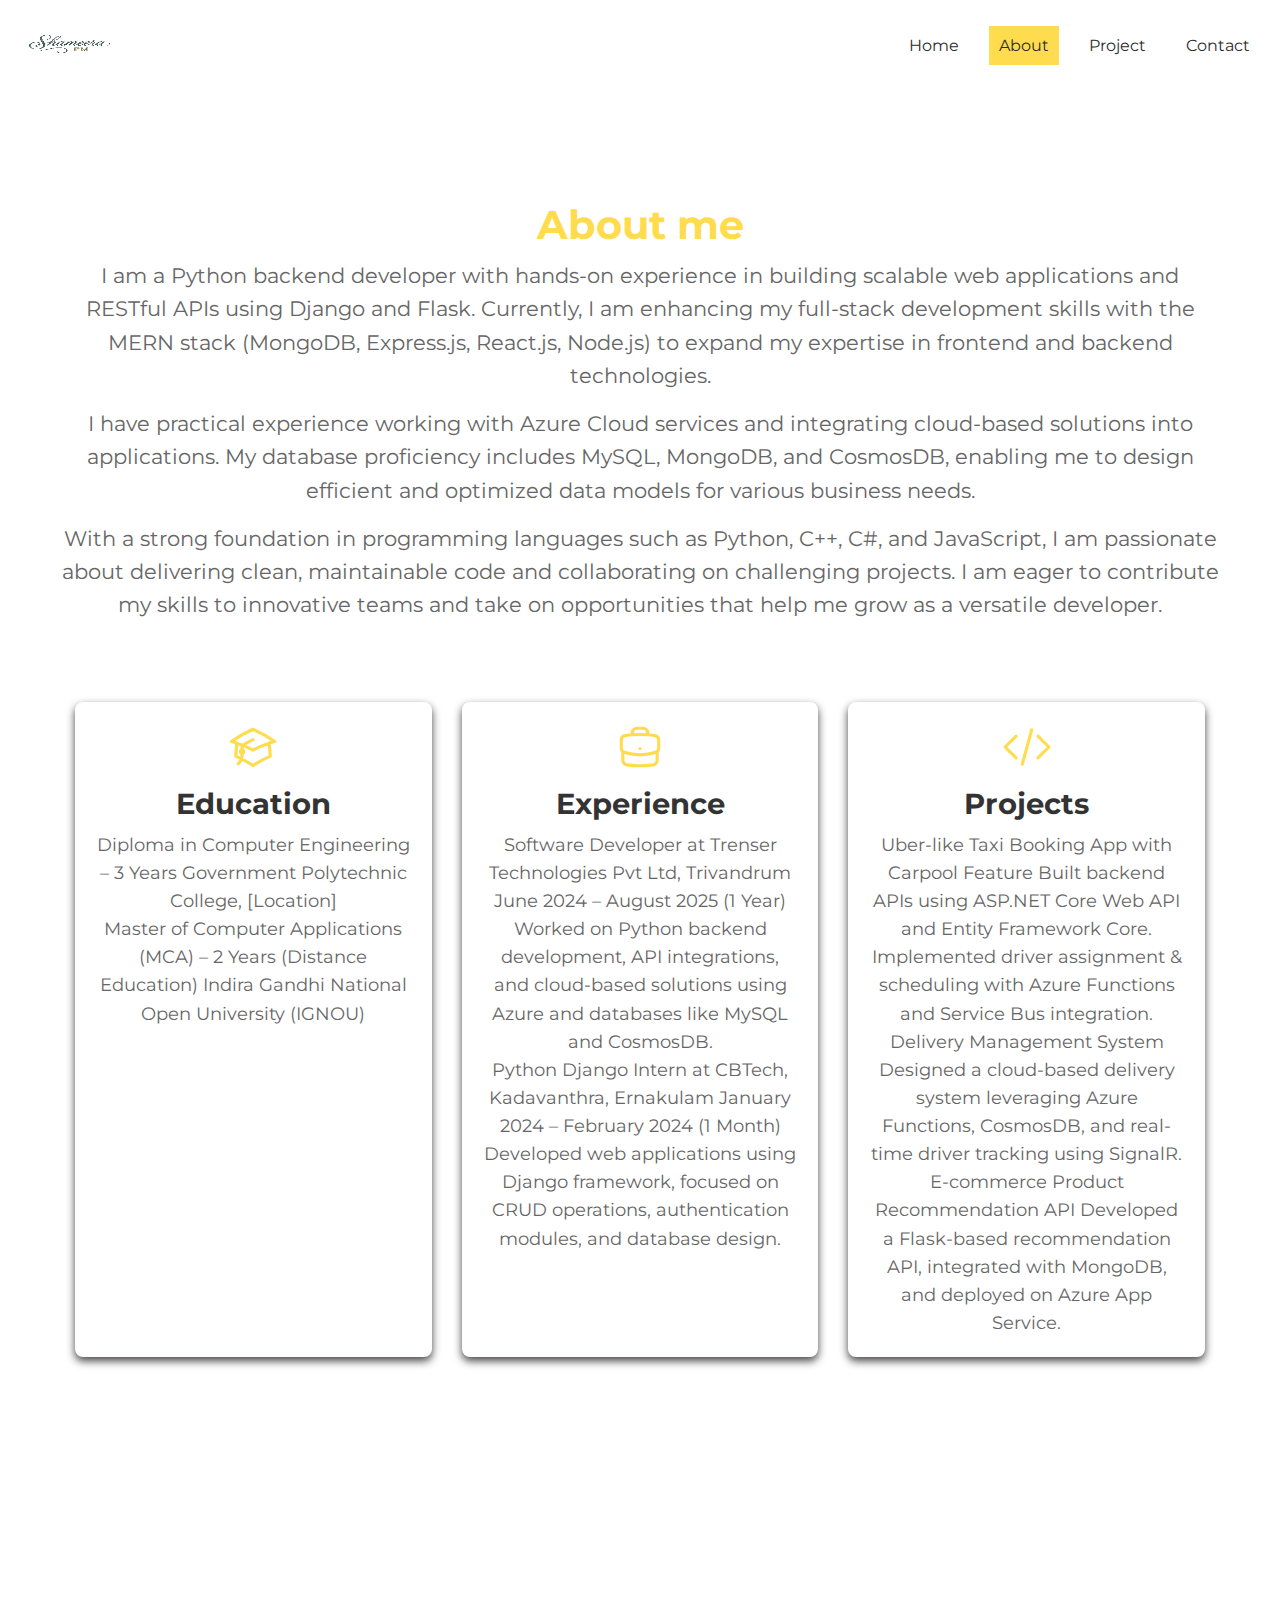
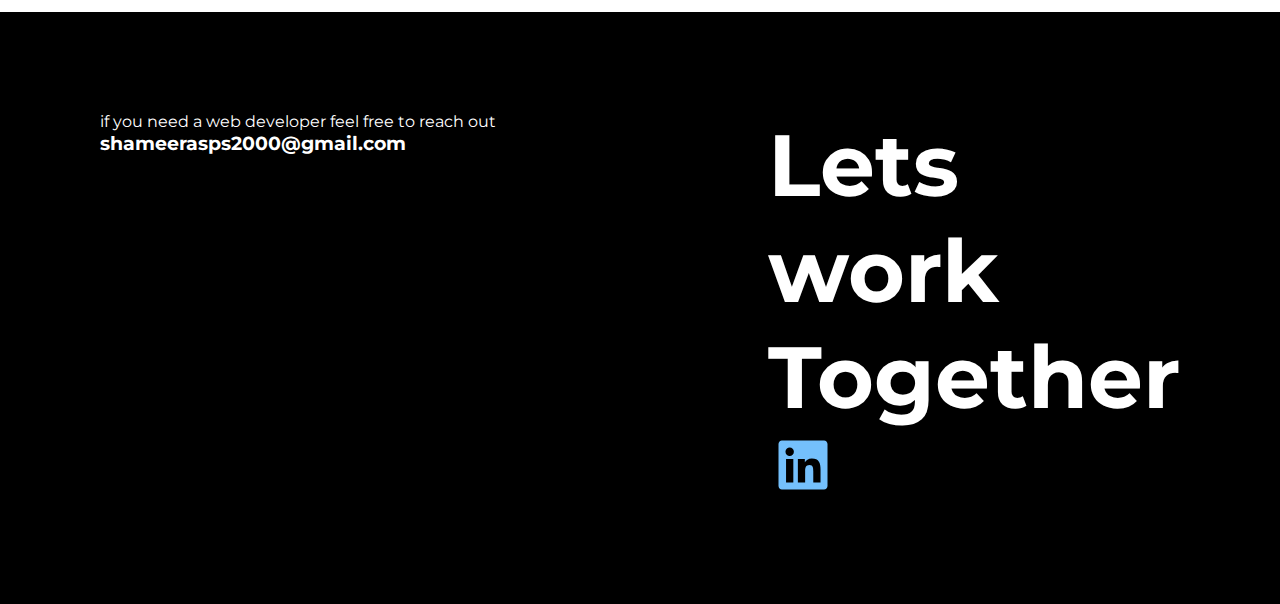
<file: portfolio/about.html>
<!DOCTYPE html>
<html lang="en">

<head>
    <meta charset="UTF-8">
    <meta name="viewport" content="width=device-width, initial-scale=1.0">
    <title>Shameera PM | About</title>
    <link rel="stylesheet" href="style.css" />
    <link rel="stylesheet" href="navbar.css" />
    <link rel="stylesheet" href="about.css"/>
    <link rel="stylesheet" href="footer.css">
</head>

<body>
    <nav class="header">
        <div class="container">
            <div class=" row align-items-center justify-content-space-between">
                <!-- logo -->
                <img src="/portfolio/logo.png" class="logo" alt="logo" />

                <!-- hamburger items -->
                <button class="nav-toggler ">
                    <span></span>
                </button>
                <!-- nav items -->
                <div class="nav ">
                    <ul>
                        <li><a href="./index.html">Home </a> </li>
                        <li><a href="./about.html" class="active">About</a></li>
                        <li><a href="./project.html">Project</a></li>
                        <li><a href="./contact.html">Contact</a></li>
                    </ul>
                </div>
            </div>
        </div>
    </nav>

    <div class="main-container  ">
        <div class="pg">
            <h1>About me</h1>
            <p> I am a Python backend developer with hands-on experience in building scalable web applications and
                RESTful APIs using Django and Flask. Currently, I am enhancing my full-stack development skills with the
                MERN stack (MongoDB, Express.js, React.js, Node.js) to expand my expertise in frontend and backend
                technologies.</p>
            <p>
                I have practical experience working with Azure Cloud services and integrating cloud-based solutions into
                applications. My database proficiency includes MySQL, MongoDB, and CosmosDB, enabling me to design
                efficient and optimized data models for various business needs.
            </p>

            <p>
                With a strong foundation in programming languages such as Python, C++, C#, and JavaScript, I am
                passionate about delivering clean, maintainable code and collaborating on challenging projects. I am
                eager to contribute my skills to innovative teams and take on opportunities that help me grow as a
                versatile developer.
            </p>
        </div>
         <div class="row">
        <div class="about-card">
            <div class="icon">
                <svg xmlns="http://www.w3.org/2000/svg" fill="none" viewBox="0 0 24 24" stroke-width="1.5"
                    stroke="currentColor" class="size-6">
                    <path stroke-linecap="round" stroke-linejoin="round"
                        d="M4.26 10.147a60.438 60.438 0 0 0-.491 6.347A48.62 48.62 0 0 1 12 20.904a48.62 48.62 0 0 1 8.232-4.41 60.46 60.46 0 0 0-.491-6.347m-15.482 0a50.636 50.636 0 0 0-2.658-.813A59.906 59.906 0 0 1 12 3.493a59.903 59.903 0 0 1 10.399 5.84c-.896.248-1.783.52-2.658.814m-15.482 0A50.717 50.717 0 0 1 12 13.489a50.702 50.702 0 0 1 7.74-3.342M6.75 15a.75.75 0 1 0 0-1.5.75.75 0 0 0 0 1.5Zm0 0v-3.675A55.378 55.378 0 0 1 12 8.443m-7.007 11.55A5.981 5.981 0 0 0 6.75 15.75v-1.5" />
                </svg>
            </div>
            <h1>Education</h1>
            <p>
                Diploma in Computer Engineering – 3 Years
                Government Polytechnic College, [Location]
            </p>
            <p>
                Master of Computer Applications (MCA) – 2 Years (Distance Education)
                Indira Gandhi National Open University (IGNOU)
            </p>
        </div>
        <div class="about-card">
            <div class="icon">
                <svg xmlns="http://www.w3.org/2000/svg" fill="none" viewBox="0 0 24 24" stroke-width="1.5"
                    stroke="currentColor" class="size-6">
                    <path stroke-linecap="round" stroke-linejoin="round"
                        d="M20.25 14.15v4.25c0 1.094-.787 2.036-1.872 2.18-2.087.277-4.216.42-6.378.42s-4.291-.143-6.378-.42c-1.085-.144-1.872-1.086-1.872-2.18v-4.25m16.5 0a2.18 2.18 0 0 0 .75-1.661V8.706c0-1.081-.768-2.015-1.837-2.175a48.114 48.114 0 0 0-3.413-.387m4.5 8.006c-.194.165-.42.295-.673.38A23.978 23.978 0 0 1 12 15.75c-2.648 0-5.195-.429-7.577-1.22a2.016 2.016 0 0 1-.673-.38m0 0A2.18 2.18 0 0 1 3 12.489V8.706c0-1.081.768-2.015 1.837-2.175a48.111 48.111 0 0 1 3.413-.387m7.5 0V5.25A2.25 2.25 0 0 0 13.5 3h-3a2.25 2.25 0 0 0-2.25 2.25v.894m7.5 0a48.667 48.667 0 0 0-7.5 0M12 12.75h.008v.008H12v-.008Z" />
                </svg>

            </div>
            <h1>Experience</h1>
            <p>
                Software Developer at Trenser Technologies Pvt Ltd, Trivandrum
                June 2024 – August 2025 (1 Year)
                Worked on Python backend development, API integrations, and cloud-based solutions using Azure and
                databases like MySQL and CosmosDB.
            </p>
            <p>
                Python Django Intern at CBTech, Kadavanthra, Ernakulam
                January 2024 – February 2024 (1 Month)
                Developed web applications using Django framework, focused on CRUD operations, authentication modules,
                and database design.
            </p>
        </div>
        <div class="about-card">
            <div class="icon">
                <svg xmlns="http://www.w3.org/2000/svg" fill="none" viewBox="0 0 24 24" stroke-width="1.5"
                    stroke="currentColor" class="size-6">
                    <path stroke-linecap="round" stroke-linejoin="round"
                        d="M17.25 6.75 22.5 12l-5.25 5.25m-10.5 0L1.5 12l5.25-5.25m7.5-3-4.5 16.5" />
                </svg>


            </div>
            <h1>Projects</h1>
            <p>
                Uber-like Taxi Booking App with Carpool Feature
                Built backend APIs using ASP.NET Core Web API and Entity Framework Core. Implemented driver assignment &
                scheduling with Azure Functions and Service Bus integration.
            </p>
            <p>
                Delivery Management System
                Designed a cloud-based delivery system leveraging Azure Functions, CosmosDB, and real-time driver
                tracking using SignalR.
            </p>
            <p>
                E-commerce Product Recommendation API
                Developed a Flask-based recommendation API, integrated with MongoDB, and deployed on Azure App Service.
            </p>
        </div>
    </div>
    </div>
    <div class="footer">
            <div class="footer-content">
 <div class="left">
                <p  >if you need a web developer feel free to reach out <span>shameerasps2000@gmail.com</span></p>
            </div>
            <div class="right">
                <h1>Lets</h1>
                <h1>work</h1>
                <h1>Together</h1>
                <a href="https://www.linkedin.com/in/shameera-pm"><svg xmlns="http://www.w3.org/2000/svg" viewBox="0 0 640 640"><!--!Font Awesome Free v7.0.0 by @fontawesome - https://fontawesome.com License - https://fontawesome.com/license/free Copyright 2025 Fonticons, Inc.--><path fill="#74C0FC" d="M512 96L127.9 96C110.3 96 96 110.5 96 128.3L96 511.7C96 529.5 110.3 544 127.9 544L512 544C529.6 544 544 529.5 544 511.7L544 128.3C544 110.5 529.6 96 512 96zM231.4 480L165 480L165 266.2L231.5 266.2L231.5 480L231.4 480zM198.2 160C219.5 160 236.7 177.2 236.7 198.5C236.7 219.8 219.5 237 198.2 237C176.9 237 159.7 219.8 159.7 198.5C159.7 177.2 176.9 160 198.2 160zM480.3 480L413.9 480L413.9 376C413.9 351.2 413.4 319.3 379.4 319.3C344.8 319.3 339.5 346.3 339.5 374.2L339.5 480L273.1 480L273.1 266.2L336.8 266.2L336.8 295.4L337.7 295.4C346.6 278.6 368.3 260.9 400.6 260.9C467.8 260.9 480.3 305.2 480.3 362.8L480.3 480z"/></svg>  </a>          </div>

            </div>
            </div>
           
        </div>
    
   
    <script src="/portfolio/navbar.js"></script>
</body>

</html>
</file>
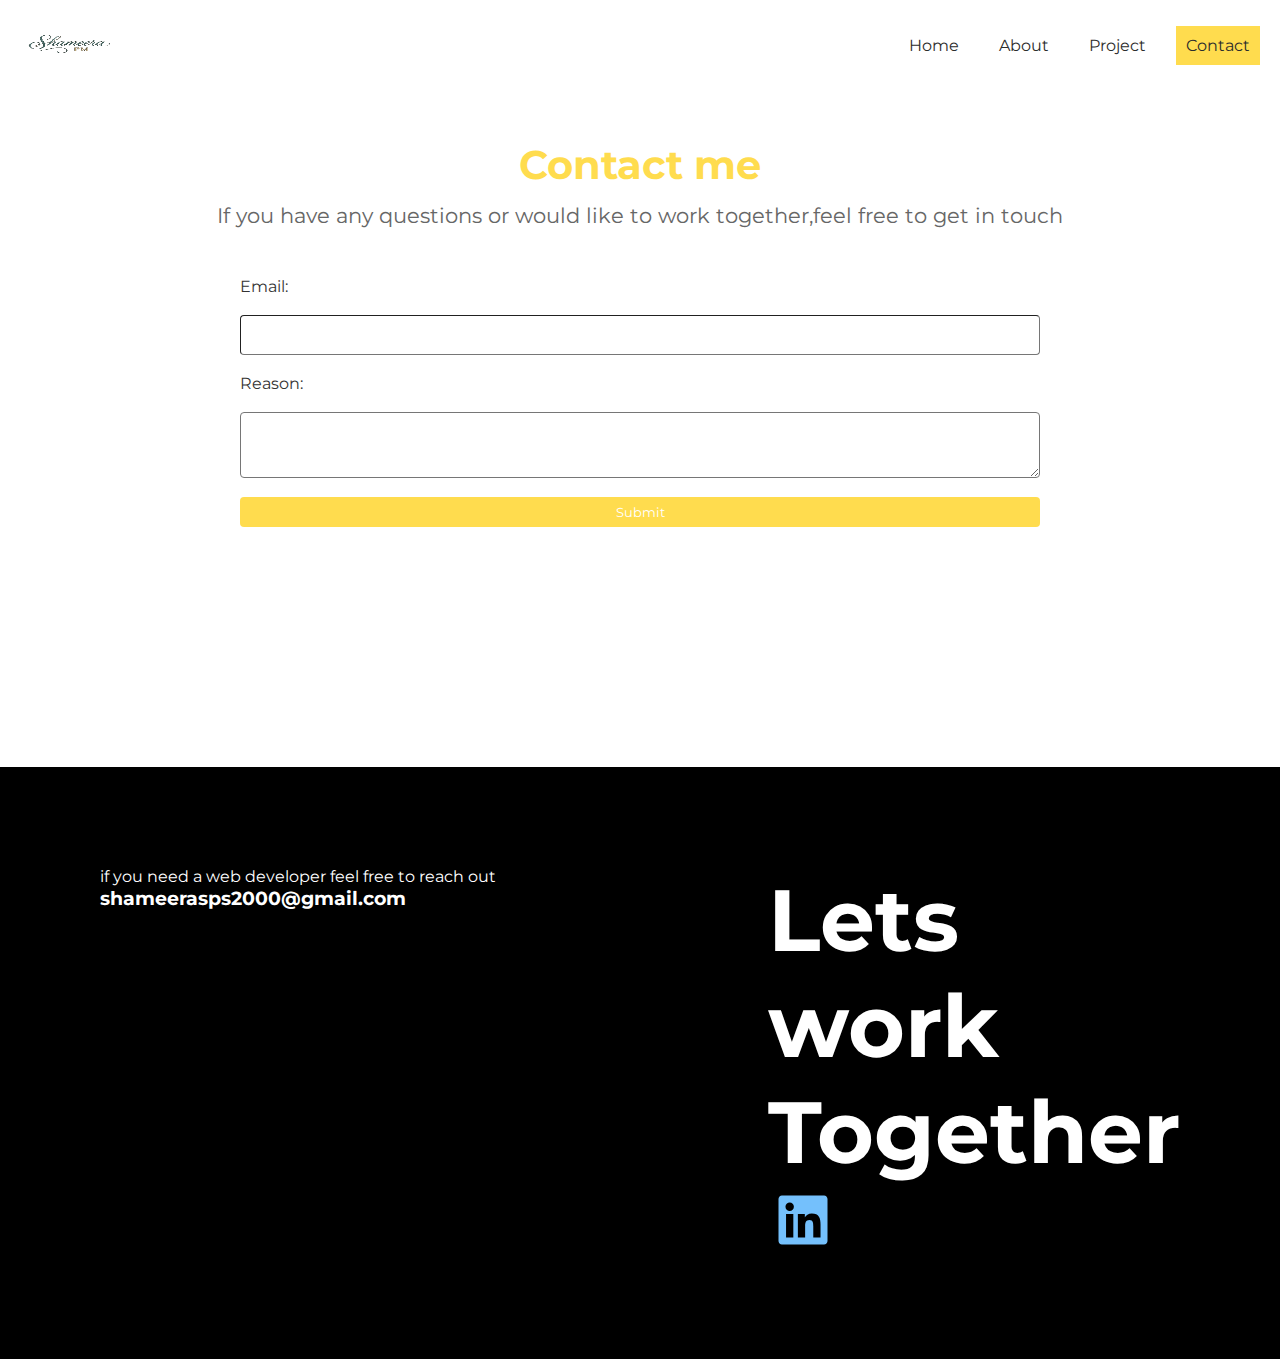
<file: portfolio/contact.html>
<!DOCTYPE html>
<html lang="en">
<head>
    <meta charset="UTF-8">
    <meta name="viewport" content="width=device-width, initial-scale=1.0">
    <title>Contact</title>
    <link rel="stylesheet" href="style.css" />
    <link rel="stylesheet" href="navbar.css" />
    <link rel="stylesheet" href="contact.css"/>
    <link rel="stylesheet" href="footer.css">
</head>
<body>
   <nav class="header">
        <div class="container">
            <div class=" row align-items-center justify-content-space-between">
                <!-- logo -->
                 <img src="/portfolio/logo.png" class="logo" alt="logo"/>

                 <!-- hamburger items -->
                  <button class="nav-toggler ">
                    <span></span>
                  </button>
                  <!-- nav items -->
                   <div class="nav ">
                    <ul>
                        <li><a href="./index.html" >Home </a> </li>
                        <li><a href="./about.html">About</a></li>
                        <li><a href="./project.html">Project</a></li>
                        <li><a href="./contact.html"class="active">Contact</a></li>
                    </ul>
                   </div>
            </div>
        </div>
    </nav>
    <div class="main-container">
        <div class="pg">
            <h1>Contact me</h1>
            <p>If you have any questions or would like to work together,feel free to get in touch</p>
        </div>
        <div class="form-container">
            <form>
                <label for="email">Email:</label><br>
                <input type="email" id="email" name="email" required><br>
                <label for="reason">Reason:</label><br>
                <textarea  id="reason" name="reason" rows="4" required></textarea><br>
                <button type="submit" class="button">Submit</button>
            </form>
        </div>
    </div>
    <div class="footer">
            <div class="footer-content">
 <div class="left">
                <p  >if you need a web developer feel free to reach out <span>shameerasps2000@gmail.com</span></p>
            </div>
            <div class="right">
                <h1>Lets</h1>
                <h1>work</h1>
                <h1>Together</h1>
<a href="https://www.linkedin.com/in/shameera-pm"><svg xmlns="http://www.w3.org/2000/svg" viewBox="0 0 640 640"><!--!Font Awesome Free v7.0.0 by @fontawesome - https://fontawesome.com License - https://fontawesome.com/license/free Copyright 2025 Fonticons, Inc.--><path fill="#74C0FC" d="M512 96L127.9 96C110.3 96 96 110.5 96 128.3L96 511.7C96 529.5 110.3 544 127.9 544L512 544C529.6 544 544 529.5 544 511.7L544 128.3C544 110.5 529.6 96 512 96zM231.4 480L165 480L165 266.2L231.5 266.2L231.5 480L231.4 480zM198.2 160C219.5 160 236.7 177.2 236.7 198.5C236.7 219.8 219.5 237 198.2 237C176.9 237 159.7 219.8 159.7 198.5C159.7 177.2 176.9 160 198.2 160zM480.3 480L413.9 480L413.9 376C413.9 351.2 413.4 319.3 379.4 319.3C344.8 319.3 339.5 346.3 339.5 374.2L339.5 480L273.1 480L273.1 266.2L336.8 266.2L336.8 295.4L337.7 295.4C346.6 278.6 368.3 260.9 400.6 260.9C467.8 260.9 480.3 305.2 480.3 362.8L480.3 480z"/></svg>  </a>          </div>
           </div>      
        </div>
     <script src="/portfolio/navbar.js"></script>
</body>
</html>
</file>
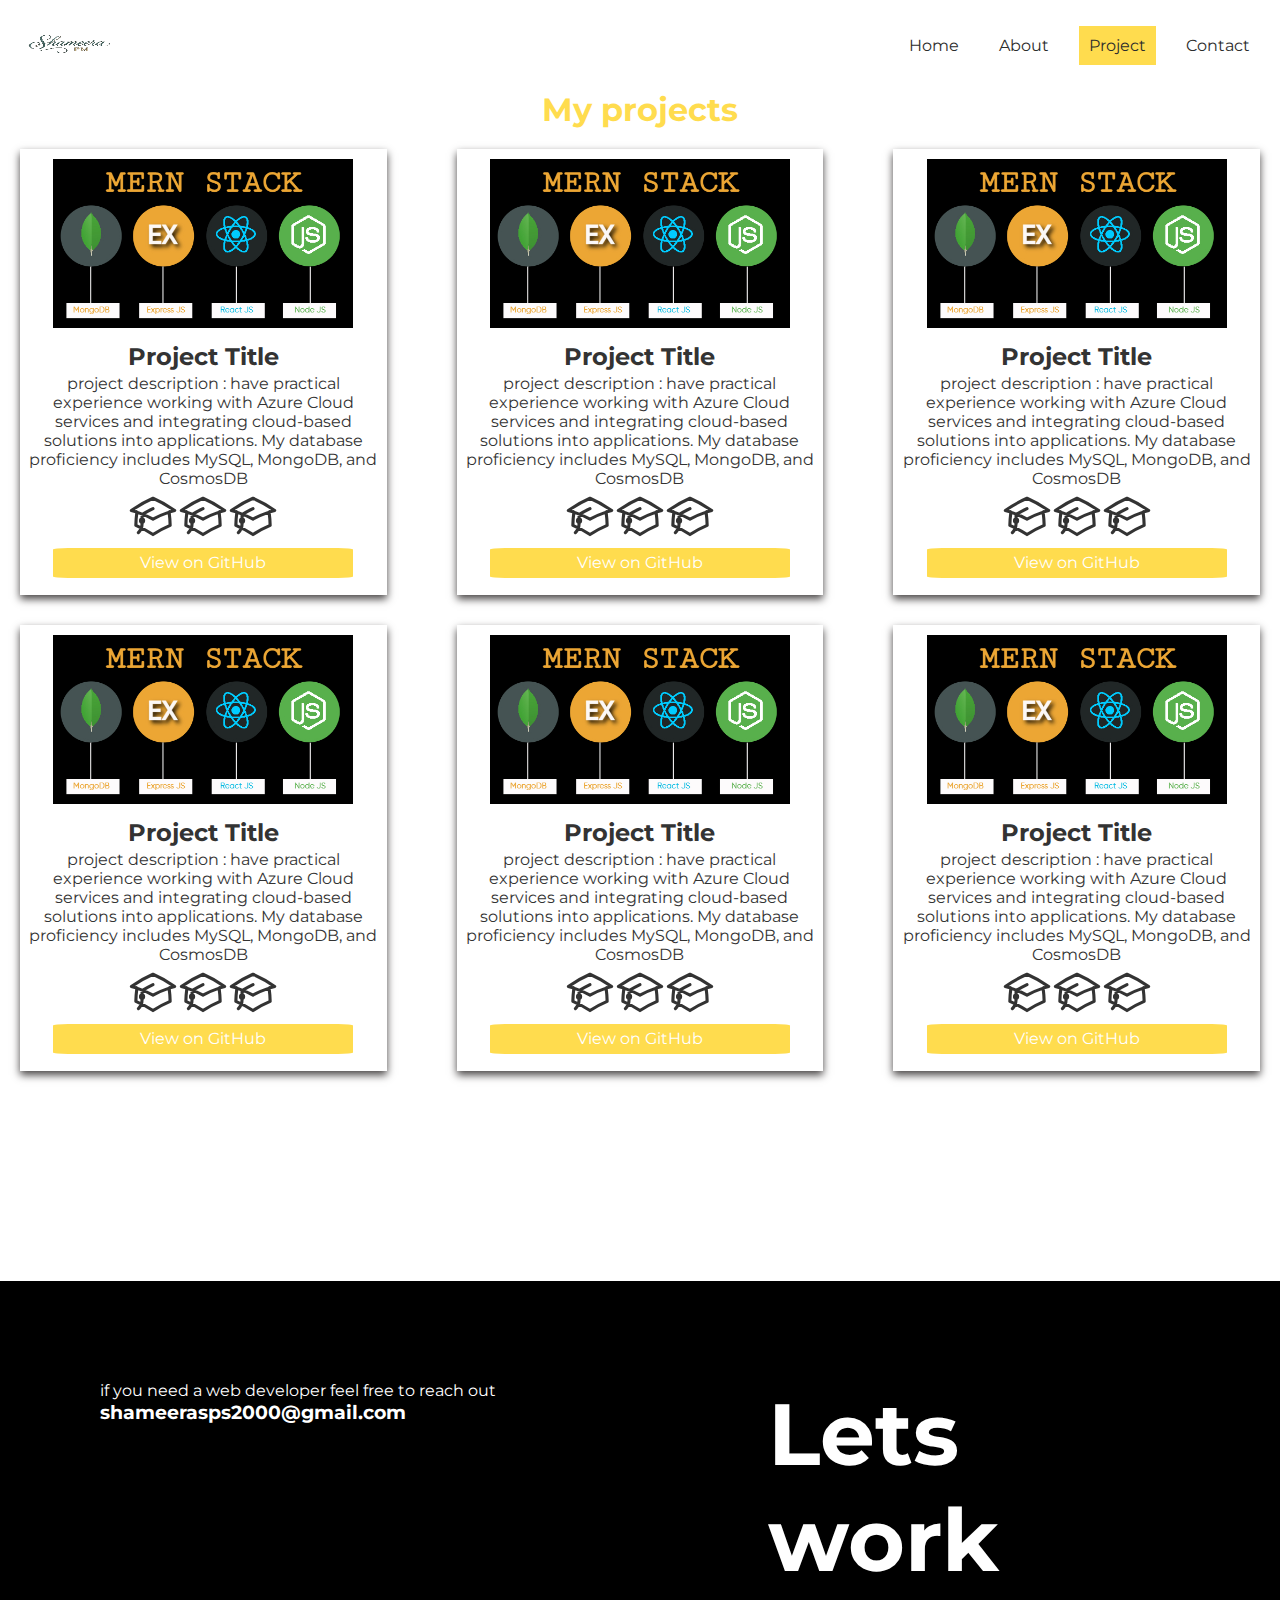
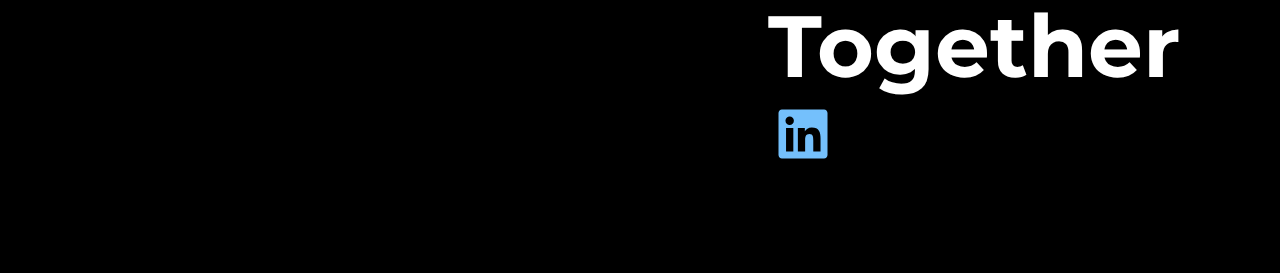
<file: portfolio/project.html>
<!DOCTYPE html>
<html lang="en">

<head>
    <meta charset="UTF-8">
    <meta name="viewport" content="width=device-width, initial-scale=1.0">
    <title>projects</title>
    <link rel="stylesheet" href="style.css" />
    <link rel="stylesheet" href="navbar.css" />
    <link rel="stylesheet" href="project.css">
    <link rel="stylesheet" href="footer.css">
</head>

<body>
    <nav class="header">
        <div class="container">
            <div class=" row align-items-center justify-content-space-between">
                <!-- logo -->
                <img src="/portfolio/logo.png" class="logo" alt="logo" />

                <!-- hamburger items -->
                <button class="nav-toggler ">
                    <span></span>
                </button>
                <!-- nav items -->
                <div class="nav ">
                    <ul>
                        <li><a href="./index.html">Home </a> </li>
                        <li><a href="./about.html">About</a></li>
                        <li><a href="./project.html" class="active">Project</a></li>
                        <li><a href="./contact.html">Contact</a></li>
                    </ul>
                </div>
            </div>
        </div>
    </nav>
    <div class="main-container">
        <div class="contents">
            <h1>My projects</h1>
            <div class="project-collection">
                <div class="projects">
                    <div class="image-container"><img src="./image.png" alt="img"></div>

                    <h2>Project Title</h2>
                    <p>project description : have practical experience working with Azure Cloud services and integrating
                        cloud-based solutions into applications. My database proficiency includes MySQL, MongoDB, and
                        CosmosDB </p>
                    <div class="icon">
                        <svg xmlns="http://www.w3.org/2000/svg" fill="none" viewBox="0 0 24 24" stroke-width="1.5"
                            stroke="currentColor" class="size-6">
                            <path stroke-linecap="round" stroke-linejoin="round"
                                d="M4.26 10.147a60.438 60.438 0 0 0-.491 6.347A48.62 48.62 0 0 1 12 20.904a48.62 48.62 0 0 1 8.232-4.41 60.46 60.46 0 0 0-.491-6.347m-15.482 0a50.636 50.636 0 0 0-2.658-.813A59.906 59.906 0 0 1 12 3.493a59.903 59.903 0 0 1 10.399 5.84c-.896.248-1.783.52-2.658.814m-15.482 0A50.717 50.717 0 0 1 12 13.489a50.702 50.702 0 0 1 7.74-3.342M6.75 15a.75.75 0 1 0 0-1.5.75.75 0 0 0 0 1.5Zm0 0v-3.675A55.378 55.378 0 0 1 12 8.443m-7.007 11.55A5.981 5.981 0 0 0 6.75 15.75v-1.5" />
                        </svg>
                        <svg xmlns="http://www.w3.org/2000/svg" fill="none" viewBox="0 0 24 24" stroke-width="1.5"
                            stroke="currentColor" class="size-6">
                            <path stroke-linecap="round" stroke-linejoin="round"
                                d="M4.26 10.147a60.438 60.438 0 0 0-.491 6.347A48.62 48.62 0 0 1 12 20.904a48.62 48.62 0 0 1 8.232-4.41 60.46 60.46 0 0 0-.491-6.347m-15.482 0a50.636 50.636 0 0 0-2.658-.813A59.906 59.906 0 0 1 12 3.493a59.903 59.903 0 0 1 10.399 5.84c-.896.248-1.783.52-2.658.814m-15.482 0A50.717 50.717 0 0 1 12 13.489a50.702 50.702 0 0 1 7.74-3.342M6.75 15a.75.75 0 1 0 0-1.5.75.75 0 0 0 0 1.5Zm0 0v-3.675A55.378 55.378 0 0 1 12 8.443m-7.007 11.55A5.981 5.981 0 0 0 6.75 15.75v-1.5" />
                        </svg>
                        <svg xmlns="http://www.w3.org/2000/svg" fill="none" viewBox="0 0 24 24" stroke-width="1.5"
                            stroke="currentColor" class="size-6">
                            <path stroke-linecap="round" stroke-linejoin="round"
                                d="M4.26 10.147a60.438 60.438 0 0 0-.491 6.347A48.62 48.62 0 0 1 12 20.904a48.62 48.62 0 0 1 8.232-4.41 60.46 60.46 0 0 0-.491-6.347m-15.482 0a50.636 50.636 0 0 0-2.658-.813A59.906 59.906 0 0 1 12 3.493a59.903 59.903 0 0 1 10.399 5.84c-.896.248-1.783.52-2.658.814m-15.482 0A50.717 50.717 0 0 1 12 13.489a50.702 50.702 0 0 1 7.74-3.342M6.75 15a.75.75 0 1 0 0-1.5.75.75 0 0 0 0 1.5Zm0 0v-3.675A55.378 55.378 0 0 1 12 8.443m-7.007 11.55A5.981 5.981 0 0 0 6.75 15.75v-1.5" />
                        </svg>
                    </div>
                    <div class="button-class"> <a href="https://github.com/shmra123/"><button type="button" class="button">View on GitHub</button></a></div>

                </div>
                <div class="projects">
                    <div class="image-container"><img src="./image.png" alt="img"></div>

                    <h2>Project Title</h2>
                    <p>project description : have practical experience working with Azure Cloud services and integrating
                        cloud-based solutions into applications. My database proficiency includes MySQL, MongoDB, and
                        CosmosDB </p>
                    <div class="icon">
                        <svg xmlns="http://www.w3.org/2000/svg" fill="none" viewBox="0 0 24 24" stroke-width="1.5"
                            stroke="currentColor" class="size-6">
                            <path stroke-linecap="round" stroke-linejoin="round"
                                d="M4.26 10.147a60.438 60.438 0 0 0-.491 6.347A48.62 48.62 0 0 1 12 20.904a48.62 48.62 0 0 1 8.232-4.41 60.46 60.46 0 0 0-.491-6.347m-15.482 0a50.636 50.636 0 0 0-2.658-.813A59.906 59.906 0 0 1 12 3.493a59.903 59.903 0 0 1 10.399 5.84c-.896.248-1.783.52-2.658.814m-15.482 0A50.717 50.717 0 0 1 12 13.489a50.702 50.702 0 0 1 7.74-3.342M6.75 15a.75.75 0 1 0 0-1.5.75.75 0 0 0 0 1.5Zm0 0v-3.675A55.378 55.378 0 0 1 12 8.443m-7.007 11.55A5.981 5.981 0 0 0 6.75 15.75v-1.5" />
                        </svg>
                        <svg xmlns="http://www.w3.org/2000/svg" fill="none" viewBox="0 0 24 24" stroke-width="1.5"
                            stroke="currentColor" class="size-6">
                            <path stroke-linecap="round" stroke-linejoin="round"
                                d="M4.26 10.147a60.438 60.438 0 0 0-.491 6.347A48.62 48.62 0 0 1 12 20.904a48.62 48.62 0 0 1 8.232-4.41 60.46 60.46 0 0 0-.491-6.347m-15.482 0a50.636 50.636 0 0 0-2.658-.813A59.906 59.906 0 0 1 12 3.493a59.903 59.903 0 0 1 10.399 5.84c-.896.248-1.783.52-2.658.814m-15.482 0A50.717 50.717 0 0 1 12 13.489a50.702 50.702 0 0 1 7.74-3.342M6.75 15a.75.75 0 1 0 0-1.5.75.75 0 0 0 0 1.5Zm0 0v-3.675A55.378 55.378 0 0 1 12 8.443m-7.007 11.55A5.981 5.981 0 0 0 6.75 15.75v-1.5" />
                        </svg>
                        <svg xmlns="http://www.w3.org/2000/svg" fill="none" viewBox="0 0 24 24" stroke-width="1.5"
                            stroke="currentColor" class="size-6">
                            <path stroke-linecap="round" stroke-linejoin="round"
                                d="M4.26 10.147a60.438 60.438 0 0 0-.491 6.347A48.62 48.62 0 0 1 12 20.904a48.62 48.62 0 0 1 8.232-4.41 60.46 60.46 0 0 0-.491-6.347m-15.482 0a50.636 50.636 0 0 0-2.658-.813A59.906 59.906 0 0 1 12 3.493a59.903 59.903 0 0 1 10.399 5.84c-.896.248-1.783.52-2.658.814m-15.482 0A50.717 50.717 0 0 1 12 13.489a50.702 50.702 0 0 1 7.74-3.342M6.75 15a.75.75 0 1 0 0-1.5.75.75 0 0 0 0 1.5Zm0 0v-3.675A55.378 55.378 0 0 1 12 8.443m-7.007 11.55A5.981 5.981 0 0 0 6.75 15.75v-1.5" />
                        </svg>
                    </div>
                    <div class="button-class"> <a href="https://github.com/shmra123/"><button type="button" class="button">View on GitHub</button></a></div>

                </div>
                <div class="projects">
                    <div class="image-container"><img src="./image.png" alt="img"></div>

                    <h2>Project Title</h2>
                    <p>project description : have practical experience working with Azure Cloud services and integrating
                        cloud-based solutions into applications. My database proficiency includes MySQL, MongoDB, and
                        CosmosDB </p>
                    <div class="icon">
                        <svg xmlns="http://www.w3.org/2000/svg" fill="none" viewBox="0 0 24 24" stroke-width="1.5"
                            stroke="currentColor" class="size-6">
                            <path stroke-linecap="round" stroke-linejoin="round"
                                d="M4.26 10.147a60.438 60.438 0 0 0-.491 6.347A48.62 48.62 0 0 1 12 20.904a48.62 48.62 0 0 1 8.232-4.41 60.46 60.46 0 0 0-.491-6.347m-15.482 0a50.636 50.636 0 0 0-2.658-.813A59.906 59.906 0 0 1 12 3.493a59.903 59.903 0 0 1 10.399 5.84c-.896.248-1.783.52-2.658.814m-15.482 0A50.717 50.717 0 0 1 12 13.489a50.702 50.702 0 0 1 7.74-3.342M6.75 15a.75.75 0 1 0 0-1.5.75.75 0 0 0 0 1.5Zm0 0v-3.675A55.378 55.378 0 0 1 12 8.443m-7.007 11.55A5.981 5.981 0 0 0 6.75 15.75v-1.5" />
                        </svg>
                        <svg xmlns="http://www.w3.org/2000/svg" fill="none" viewBox="0 0 24 24" stroke-width="1.5"
                            stroke="currentColor" class="size-6">
                            <path stroke-linecap="round" stroke-linejoin="round"
                                d="M4.26 10.147a60.438 60.438 0 0 0-.491 6.347A48.62 48.62 0 0 1 12 20.904a48.62 48.62 0 0 1 8.232-4.41 60.46 60.46 0 0 0-.491-6.347m-15.482 0a50.636 50.636 0 0 0-2.658-.813A59.906 59.906 0 0 1 12 3.493a59.903 59.903 0 0 1 10.399 5.84c-.896.248-1.783.52-2.658.814m-15.482 0A50.717 50.717 0 0 1 12 13.489a50.702 50.702 0 0 1 7.74-3.342M6.75 15a.75.75 0 1 0 0-1.5.75.75 0 0 0 0 1.5Zm0 0v-3.675A55.378 55.378 0 0 1 12 8.443m-7.007 11.55A5.981 5.981 0 0 0 6.75 15.75v-1.5" />
                        </svg>
                        <svg xmlns="http://www.w3.org/2000/svg" fill="none" viewBox="0 0 24 24" stroke-width="1.5"
                            stroke="currentColor" class="size-6">
                            <path stroke-linecap="round" stroke-linejoin="round"
                                d="M4.26 10.147a60.438 60.438 0 0 0-.491 6.347A48.62 48.62 0 0 1 12 20.904a48.62 48.62 0 0 1 8.232-4.41 60.46 60.46 0 0 0-.491-6.347m-15.482 0a50.636 50.636 0 0 0-2.658-.813A59.906 59.906 0 0 1 12 3.493a59.903 59.903 0 0 1 10.399 5.84c-.896.248-1.783.52-2.658.814m-15.482 0A50.717 50.717 0 0 1 12 13.489a50.702 50.702 0 0 1 7.74-3.342M6.75 15a.75.75 0 1 0 0-1.5.75.75 0 0 0 0 1.5Zm0 0v-3.675A55.378 55.378 0 0 1 12 8.443m-7.007 11.55A5.981 5.981 0 0 0 6.75 15.75v-1.5" />
                        </svg>
                    </div>
                    <div class="button-class"> <a href="https://github.com/shmra123/"><button type="button" class="button">View on GitHub</button></a></div>
                </div>
                <div class="projects">
                    <div class="image-container"><img src="./image.png" alt="img"></div>

                    <h2>Project Title</h2>
                    <p>project description : have practical experience working with Azure Cloud services and integrating
                        cloud-based solutions into applications. My database proficiency includes MySQL, MongoDB, and
                        CosmosDB </p>
                    <div class="icon">
                        <svg xmlns="http://www.w3.org/2000/svg" fill="none" viewBox="0 0 24 24" stroke-width="1.5"
                            stroke="currentColor" class="size-6">
                            <path stroke-linecap="round" stroke-linejoin="round"
                                d="M4.26 10.147a60.438 60.438 0 0 0-.491 6.347A48.62 48.62 0 0 1 12 20.904a48.62 48.62 0 0 1 8.232-4.41 60.46 60.46 0 0 0-.491-6.347m-15.482 0a50.636 50.636 0 0 0-2.658-.813A59.906 59.906 0 0 1 12 3.493a59.903 59.903 0 0 1 10.399 5.84c-.896.248-1.783.52-2.658.814m-15.482 0A50.717 50.717 0 0 1 12 13.489a50.702 50.702 0 0 1 7.74-3.342M6.75 15a.75.75 0 1 0 0-1.5.75.75 0 0 0 0 1.5Zm0 0v-3.675A55.378 55.378 0 0 1 12 8.443m-7.007 11.55A5.981 5.981 0 0 0 6.75 15.75v-1.5" />
                        </svg>
                        <svg xmlns="http://www.w3.org/2000/svg" fill="none" viewBox="0 0 24 24" stroke-width="1.5"
                            stroke="currentColor" class="size-6">
                            <path stroke-linecap="round" stroke-linejoin="round"
                                d="M4.26 10.147a60.438 60.438 0 0 0-.491 6.347A48.62 48.62 0 0 1 12 20.904a48.62 48.62 0 0 1 8.232-4.41 60.46 60.46 0 0 0-.491-6.347m-15.482 0a50.636 50.636 0 0 0-2.658-.813A59.906 59.906 0 0 1 12 3.493a59.903 59.903 0 0 1 10.399 5.84c-.896.248-1.783.52-2.658.814m-15.482 0A50.717 50.717 0 0 1 12 13.489a50.702 50.702 0 0 1 7.74-3.342M6.75 15a.75.75 0 1 0 0-1.5.75.75 0 0 0 0 1.5Zm0 0v-3.675A55.378 55.378 0 0 1 12 8.443m-7.007 11.55A5.981 5.981 0 0 0 6.75 15.75v-1.5" />
                        </svg>
                        <svg xmlns="http://www.w3.org/2000/svg" fill="none" viewBox="0 0 24 24" stroke-width="1.5"
                            stroke="currentColor" class="size-6">
                            <path stroke-linecap="round" stroke-linejoin="round"
                                d="M4.26 10.147a60.438 60.438 0 0 0-.491 6.347A48.62 48.62 0 0 1 12 20.904a48.62 48.62 0 0 1 8.232-4.41 60.46 60.46 0 0 0-.491-6.347m-15.482 0a50.636 50.636 0 0 0-2.658-.813A59.906 59.906 0 0 1 12 3.493a59.903 59.903 0 0 1 10.399 5.84c-.896.248-1.783.52-2.658.814m-15.482 0A50.717 50.717 0 0 1 12 13.489a50.702 50.702 0 0 1 7.74-3.342M6.75 15a.75.75 0 1 0 0-1.5.75.75 0 0 0 0 1.5Zm0 0v-3.675A55.378 55.378 0 0 1 12 8.443m-7.007 11.55A5.981 5.981 0 0 0 6.75 15.75v-1.5" />
                        </svg>
                    </div>
                    <div class="button-class"> <a href="https://github.com/shmra123/"><button type="button" class="button">View on GitHub</button></a></div>

                </div>
                <div class="projects">
                    <div class="image-container"><img src="./image.png" alt="img"></div>

                    <h2>Project Title</h2>
                    <p>project description : have practical experience working with Azure Cloud services and integrating
                        cloud-based solutions into applications. My database proficiency includes MySQL, MongoDB, and
                        CosmosDB </p>
                    <div class="icon">
                        <svg xmlns="http://www.w3.org/2000/svg" fill="none" viewBox="0 0 24 24" stroke-width="1.5"
                            stroke="currentColor" class="size-6">
                            <path stroke-linecap="round" stroke-linejoin="round"
                                d="M4.26 10.147a60.438 60.438 0 0 0-.491 6.347A48.62 48.62 0 0 1 12 20.904a48.62 48.62 0 0 1 8.232-4.41 60.46 60.46 0 0 0-.491-6.347m-15.482 0a50.636 50.636 0 0 0-2.658-.813A59.906 59.906 0 0 1 12 3.493a59.903 59.903 0 0 1 10.399 5.84c-.896.248-1.783.52-2.658.814m-15.482 0A50.717 50.717 0 0 1 12 13.489a50.702 50.702 0 0 1 7.74-3.342M6.75 15a.75.75 0 1 0 0-1.5.75.75 0 0 0 0 1.5Zm0 0v-3.675A55.378 55.378 0 0 1 12 8.443m-7.007 11.55A5.981 5.981 0 0 0 6.75 15.75v-1.5" />
                        </svg>
                        <svg xmlns="http://www.w3.org/2000/svg" fill="none" viewBox="0 0 24 24" stroke-width="1.5"
                            stroke="currentColor" class="size-6">
                            <path stroke-linecap="round" stroke-linejoin="round"
                                d="M4.26 10.147a60.438 60.438 0 0 0-.491 6.347A48.62 48.62 0 0 1 12 20.904a48.62 48.62 0 0 1 8.232-4.41 60.46 60.46 0 0 0-.491-6.347m-15.482 0a50.636 50.636 0 0 0-2.658-.813A59.906 59.906 0 0 1 12 3.493a59.903 59.903 0 0 1 10.399 5.84c-.896.248-1.783.52-2.658.814m-15.482 0A50.717 50.717 0 0 1 12 13.489a50.702 50.702 0 0 1 7.74-3.342M6.75 15a.75.75 0 1 0 0-1.5.75.75 0 0 0 0 1.5Zm0 0v-3.675A55.378 55.378 0 0 1 12 8.443m-7.007 11.55A5.981 5.981 0 0 0 6.75 15.75v-1.5" />
                        </svg>
                        <svg xmlns="http://www.w3.org/2000/svg" fill="none" viewBox="0 0 24 24" stroke-width="1.5"
                            stroke="currentColor" class="size-6">
                            <path stroke-linecap="round" stroke-linejoin="round"
                                d="M4.26 10.147a60.438 60.438 0 0 0-.491 6.347A48.62 48.62 0 0 1 12 20.904a48.62 48.62 0 0 1 8.232-4.41 60.46 60.46 0 0 0-.491-6.347m-15.482 0a50.636 50.636 0 0 0-2.658-.813A59.906 59.906 0 0 1 12 3.493a59.903 59.903 0 0 1 10.399 5.84c-.896.248-1.783.52-2.658.814m-15.482 0A50.717 50.717 0 0 1 12 13.489a50.702 50.702 0 0 1 7.74-3.342M6.75 15a.75.75 0 1 0 0-1.5.75.75 0 0 0 0 1.5Zm0 0v-3.675A55.378 55.378 0 0 1 12 8.443m-7.007 11.55A5.981 5.981 0 0 0 6.75 15.75v-1.5" />
                        </svg>
                    </div>
                    <div class="button-class"> <a href="https://github.com/shmra123/"><button type="button" class="button">View on GitHub</button></a></div>

                </div>
                <div class="projects">
                    <div class="image-container"><img src="./image.png" alt="img"></div>

                    <h2>Project Title</h2>
                    <p>project description : have practical experience working with Azure Cloud services and integrating
                        cloud-based solutions into applications. My database proficiency includes MySQL, MongoDB, and
                        CosmosDB </p>


                   
                    <div class="icon">
                        <svg xmlns="http://www.w3.org/2000/svg" fill="none" viewBox="0 0 24 24" stroke-width="1.5"
                            stroke="currentColor" class="size-6">
                            <path stroke-linecap="round" stroke-linejoin="round"
                                d="M4.26 10.147a60.438 60.438 0 0 0-.491 6.347A48.62 48.62 0 0 1 12 20.904a48.62 48.62 0 0 1 8.232-4.41 60.46 60.46 0 0 0-.491-6.347m-15.482 0a50.636 50.636 0 0 0-2.658-.813A59.906 59.906 0 0 1 12 3.493a59.903 59.903 0 0 1 10.399 5.84c-.896.248-1.783.52-2.658.814m-15.482 0A50.717 50.717 0 0 1 12 13.489a50.702 50.702 0 0 1 7.74-3.342M6.75 15a.75.75 0 1 0 0-1.5.75.75 0 0 0 0 1.5Zm0 0v-3.675A55.378 55.378 0 0 1 12 8.443m-7.007 11.55A5.981 5.981 0 0 0 6.75 15.75v-1.5" />
                        </svg>
                        <svg xmlns="http://www.w3.org/2000/svg" fill="none" viewBox="0 0 24 24" stroke-width="1.5"
                            stroke="currentColor" class="size-6">
                            <path stroke-linecap="round" stroke-linejoin="round"
                                d="M4.26 10.147a60.438 60.438 0 0 0-.491 6.347A48.62 48.62 0 0 1 12 20.904a48.62 48.62 0 0 1 8.232-4.41 60.46 60.46 0 0 0-.491-6.347m-15.482 0a50.636 50.636 0 0 0-2.658-.813A59.906 59.906 0 0 1 12 3.493a59.903 59.903 0 0 1 10.399 5.84c-.896.248-1.783.52-2.658.814m-15.482 0A50.717 50.717 0 0 1 12 13.489a50.702 50.702 0 0 1 7.74-3.342M6.75 15a.75.75 0 1 0 0-1.5.75.75 0 0 0 0 1.5Zm0 0v-3.675A55.378 55.378 0 0 1 12 8.443m-7.007 11.55A5.981 5.981 0 0 0 6.75 15.75v-1.5" />
                        </svg>
                        <svg xmlns="http://www.w3.org/2000/svg" fill="none" viewBox="0 0 24 24" stroke-width="1.5"
                            stroke="currentColor" class="size-6">
                            <path stroke-linecap="round" stroke-linejoin="round"
                                d="M4.26 10.147a60.438 60.438 0 0 0-.491 6.347A48.62 48.62 0 0 1 12 20.904a48.62 48.62 0 0 1 8.232-4.41 60.46 60.46 0 0 0-.491-6.347m-15.482 0a50.636 50.636 0 0 0-2.658-.813A59.906 59.906 0 0 1 12 3.493a59.903 59.903 0 0 1 10.399 5.84c-.896.248-1.783.52-2.658.814m-15.482 0A50.717 50.717 0 0 1 12 13.489a50.702 50.702 0 0 1 7.74-3.342M6.75 15a.75.75 0 1 0 0-1.5.75.75 0 0 0 0 1.5Zm0 0v-3.675A55.378 55.378 0 0 1 12 8.443m-7.007 11.55A5.981 5.981 0 0 0 6.75 15.75v-1.5" />
                        </svg>
                    </div>
                    <div class="button-class"> <a href="https://github.com/shmra123/"><button type="button" class="button">View on GitHub</button></a></div>

                </div>
            </div>

        </div>
    </div>
    <div class="footer">
            <div class="footer-content">
 <div class="left">
                <p  >if you need a web developer feel free to reach out <span>shameerasps2000@gmail.com</span></p>
            </div>
            <div class="right">
                <h1>Lets</h1>
                <h1>work</h1>
                <h1>Together</h1>
                <a href="https://www.linkedin.com/in/shameera-pm"><svg xmlns="http://www.w3.org/2000/svg" viewBox="0 0 640 640"><!--!Font Awesome Free v7.0.0 by @fontawesome - https://fontawesome.com License - https://fontawesome.com/license/free Copyright 2025 Fonticons, Inc.--><path fill="#74C0FC" d="M512 96L127.9 96C110.3 96 96 110.5 96 128.3L96 511.7C96 529.5 110.3 544 127.9 544L512 544C529.6 544 544 529.5 544 511.7L544 128.3C544 110.5 529.6 96 512 96zM231.4 480L165 480L165 266.2L231.5 266.2L231.5 480L231.4 480zM198.2 160C219.5 160 236.7 177.2 236.7 198.5C236.7 219.8 219.5 237 198.2 237C176.9 237 159.7 219.8 159.7 198.5C159.7 177.2 176.9 160 198.2 160zM480.3 480L413.9 480L413.9 376C413.9 351.2 413.4 319.3 379.4 319.3C344.8 319.3 339.5 346.3 339.5 374.2L339.5 480L273.1 480L273.1 266.2L336.8 266.2L336.8 295.4L337.7 295.4C346.6 278.6 368.3 260.9 400.6 260.9C467.8 260.9 480.3 305.2 480.3 362.8L480.3 480z"/></svg>  </a>          </div>

            </div>
            </div>
           
        </div>
    
     <script src="/portfolio/navbar.js"></script>
</body>

</html>
</file>
<file: style.css>
@import url('https://fonts.googleapis.com/css2?family=Montserrat:ital,wght@0,100..900;1,100..900&display=swap');


:root{
    --primary-color: #f1c40f;
    --secondary-color:#ffdc4e;
    --text-color:#333;
    --text-color-button:white;
    --background-color:#fff;
    --default-font-size:16px;
}

*{
    font-family: "Montserrat", sans-serif;
    margin:0;
    padding: 0;
    box-sizing: border-box;
}

body{
    background-color: var(--background-color);
    color:var(--text-color);

}
button{
    background-color: var(--primary-color);
    color:var(--text-color-button);
}

ul{
    list-style: none;
}
.pg{
    display: flex;
    align-items: center;
    flex-direction: column;
    justify-content: space-between;
}

.pg h1{
    font-size: 2.5em;
    color:var(--secondary-color);
    text-align: center;
    margin-bottom: 10px;
}


.pg p{
    font-size: 1.3em;
    color:#666;
    text-align: center;
    line-height: 1.6;
    margin-bottom: 15px;
}
</file>
<file: navbar.css>
.header {
    padding: 20px;
    width: 100vw;
    background-color: white;
    position: fixed;
    top: 0;
}

.logo {
    height: 50px;
    width: 100px;
}

.row {
    display: flex;
    flex-wrap: wrap;
}

.align-items-center {
    align-items: center;
}

.justify-content-space-between {
    justify-content: space-between;
}

.container {
    margin: auto;
}

.header .nav ul {
    display: flex;
    flex-direction: row;
    gap: 20px;

}

.header .nav ul li {
    width: 100%;

}

.header .nav ul li a {
    text-decoration: none;
    color: rgb(44, 44, 44);
    display: block;
    font-size: var(--default-font-size);
    padding: 10px;
}

.header .nav ul li a.active,
.header .nav ul li a:hover {
    background-color: var(--secondary-color);
    cursor: pointer;
}



.nav-toggler {
    display: none;
    height: 34px;
    width: 34px;
    cursor: pointer;
    margin-right: 15px;
    background-color: white;
    border: none;
}

.nav-toggler span {
    background-color: var(--secondary-color);
    height: 2px;
    width: 20px;
    display: block;
    margin: auto;
    position: relative;
    transition: all 0.3s ease;
}

.nav-toggler span::after,
.nav-toggler span::before {
    content: "";
    background-color: var(--secondary-color);
    left: 0px;
    top: 0px;
    height: 100%;
    width: 100%;
    display: block;
    position: absolute;
    transition: all 0.3s ease;
}

.nav-toggler span::before {
    transform: translateY(-6px);
}

.nav-toggler span::after {
    transform: translateY(6px);
}

.nav-toggler.active span::after {
    transform: rotate(45deg);
}

.nav-toggler.active span::before {
    transform: rotate(-45deg);
}

.nav-toggler.active span {
    background-color: white;
}





@media(max-width: 1000px) {

    .nav-toggler {
        display: block;
    }


    .nav {
        width: 100%;
        max-height: 0px;
        overflow: hidden;
        transition: max-height 0.5s ease;
        position: relative;
    }
    /* .header .nav ul li a:hover {
        background-color:yellow;
        cursor: pointer;
        color: white;
    } */
    /* .header .nav ul li a{
        display: block;
        width: 100%;
        padding: 10px 0;
    } */

    .header .nav ul {
        padding: 12px 15px 0;
        margin-top: 12px;
        border-top: 1px solid rgba(255, 255, 255, 0.2);
        flex-direction: column;
        align-items: center;
    }

    .header .nav ul li {
        display: block;
        margin: 0;
    }

}
</file>
<file: home.css>
.main-container {
    /* display: flex; */
    /* justify-content: space-between; */
    height: 200px;
    width: 100%;
    box-sizing: border-box;
    padding-top: 100px;
}

.main-container .content {
    flex: 1;
    padding: 20px;
    height: 100%;
    /* display:flex;
    flex-direction: column; */
}

.main-container .content h2 {
    font-size: 3rem;
    color: #333;
    font-weight: 300;
    margin-bottom: 20px;

}

.main-container .content h1 {
    font-size: 5rem;
    color: var(--secondary-color);
    font-weight: 500;
    margin-bottom: 20px;

}

/* .main-container .right {
    flex: 1;
    display: flex;
    justify-content: center;
    align-items: center;
    height: 100%;
    width:100%;
    overflow: hidden;

} */

.main-container .image
{
height:500px;
background-color: white;
}


@media(max-width:1000px) {
    .main-container {
        margin-top: 20px;
    }

    .main-container .content h2 {
        font-size: 2rem;
        color: #333;
        font-weight: 300;
        margin-bottom: 20px;

    }

    .main-container .content h1 {
        font-size: 3rem;
        color: var(--secondary-color);
        font-weight: 500;
        margin-bottom: 20px;

    }

    


}
</file>
<file: footer.css>
.footer{
    background-color: black;
     margin-top: 190px;
     padding: 100px;
     width:100%;
}
.footer-content{
    display: flex;
    flex-direction: row;        
    color:white;
    /* align-items: center; */
    justify-content:space-around;
    justify-items: center;
    gap:20px;
    
}
.footer-content .right h1{
    font-size: 2.3cm;
}

.footer-content .left span{
    font-weight: bolder;
    font-size: larger;
}
.footer-content svg{
    color: blue;
    width:70px;
}

@media(max-width:700px)
{
    .footer-content{
    display: flex;
    flex-wrap: wrap;
    }
    .footer{
    background-color: black;
     margin-top: 190px;
     padding: 10px;
     width:100%;

}
.footer-content .right h1{
    font-size: 1.2cm;
}


}
</file>
<file: portfolio/style.css>
@import url('https://fonts.googleapis.com/css2?family=Montserrat:ital,wght@0,100..900;1,100..900&display=swap');


:root{
    --primary-color: #f1c40f;
    --secondary-color:#ffdc4e;
    --text-color:#333;
    --text-color-button:white;
    --background-color:#fff;
    --default-font-size:16px;
}

*{
    font-family: "Montserrat", sans-serif;
    margin:0;
    padding: 0;
    box-sizing: border-box;
}

body{
    background-color: var(--background-color);
    color:var(--text-color);

}
button{
    background-color: var(--primary-color);
    color:var(--text-color-button);
}

ul{
    list-style: none;
}
.pg{
    display: flex;
    align-items: center;
    flex-direction: column;
    justify-content: space-between;
}

.pg h1{
    font-size: 2.5em;
    color:var(--secondary-color);
    text-align: center;
    margin-bottom: 10px;
}


.pg p{
    font-size: 1.3em;
    color:#666;
    text-align: center;
    line-height: 1.6;
    margin-bottom: 15px;
}
</file>
<file: portfolio/navbar.css>
.header {
    padding: 20px;
    width: 100vw;
    background-color: white;
    position: fixed;
    top: 0;
}

.logo {
    height: 50px;
    width: 100px;
}

.row {
    display: flex;
    flex-wrap: wrap;
}

.align-items-center {
    align-items: center;
}

.justify-content-space-between {
    justify-content: space-between;
}

.container {
    margin: auto;
}

.header .nav ul {
    display: flex;
    flex-direction: row;
    gap: 20px;

}

.header .nav ul li {
    width: 100%;

}

.header .nav ul li a {
    text-decoration: none;
    color: rgb(44, 44, 44);
    display: block;
    font-size: var(--default-font-size);
    padding: 10px;
}

.header .nav ul li a.active,
.header .nav ul li a:hover {
    background-color: var(--secondary-color);
    cursor: pointer;
}



.nav-toggler {
    display: none;
    height: 34px;
    width: 34px;
    cursor: pointer;
    margin-right: 15px;
    background-color: white;
    border: none;
}

.nav-toggler span {
    background-color: var(--secondary-color);
    height: 2px;
    width: 20px;
    display: block;
    margin: auto;
    position: relative;
    transition: all 0.3s ease;
}

.nav-toggler span::after,
.nav-toggler span::before {
    content: "";
    background-color: var(--secondary-color);
    left: 0px;
    top: 0px;
    height: 100%;
    width: 100%;
    display: block;
    position: absolute;
    transition: all 0.3s ease;
}

.nav-toggler span::before {
    transform: translateY(-6px);
}

.nav-toggler span::after {
    transform: translateY(6px);
}

.nav-toggler.active span::after {
    transform: rotate(45deg);
}

.nav-toggler.active span::before {
    transform: rotate(-45deg);
}

.nav-toggler.active span {
    background-color: white;
}





@media(max-width: 1000px) {

    .nav-toggler {
        display: block;
    }


    .nav {
        width: 100%;
        max-height: 0px;
        overflow: hidden;
        transition: max-height 0.5s ease;
        position: relative;
    }
    /* .header .nav ul li a:hover {
        background-color:yellow;
        cursor: pointer;
        color: white;
    } */
    /* .header .nav ul li a{
        display: block;
        width: 100%;
        padding: 10px 0;
    } */

    .header .nav ul {
        padding: 12px 15px 0;
        margin-top: 12px;
        border-top: 1px solid rgba(255, 255, 255, 0.2);
        flex-direction: column;
        align-items: center;
    }

    .header .nav ul li {
        display: block;
        margin: 0;
    }

}
</file>
<file: portfolio/home.css>
.main-container {
    /* display: flex; */
    /* justify-content: space-between; */
    height: 200px;
    width: 100%;
    box-sizing: border-box;
    padding-top: 100px;
}

.main-container .content {
    flex: 1;
    padding: 20px;
    height: 100%;
    /* display:flex;
    flex-direction: column; */
}

.main-container .content h2 {
    font-size: 3rem;
    color: #333;
    font-weight: 300;
    margin-bottom: 20px;

}

.main-container .content h1 {
    font-size: 5rem;
    color: var(--secondary-color);
    font-weight: 500;
    margin-bottom: 20px;

}

/* .main-container .right {
    flex: 1;
    display: flex;
    justify-content: center;
    align-items: center;
    height: 100%;
    width:100%;
    overflow: hidden;

} */

.main-container .image
{
height:500px;
background-color: white;
}


@media(max-width:1000px) {
    .main-container {
        margin-top: 20px;
    }

    .main-container .content h2 {
        font-size: 2rem;
        color: #333;
        font-weight: 300;
        margin-bottom: 20px;

    }

    .main-container .content h1 {
        font-size: 3rem;
        color: var(--secondary-color);
        font-weight: 500;
        margin-bottom: 20px;

    }

    


}
</file>
<file: portfolio/footer.css>
.footer{
    background-color: black;
     margin-top: 190px;
     padding: 100px;
     width:100%;
}
.footer-content{
    display: flex;
    flex-direction: row;        
    color:white;
    /* align-items: center; */
    justify-content:space-around;
    justify-items: center;
    gap:20px;
    
}
.footer-content .right h1{
    font-size: 2.3cm;
}

.footer-content .left span{
    font-weight: bolder;
    font-size: larger;
}
.footer-content svg{
    color: blue;
    width:70px;
}

@media(max-width:700px)
{
    .footer-content{
    display: flex;
    flex-wrap: wrap;
    }
    .footer{
    background-color: black;
     margin-top: 190px;
     padding: 10px;
     width:100%;

}
.footer-content .right h1{
    font-size: 1.2cm;
}


}
</file>
<file: about.css>
.main-container{
    padding:50px 20px;
    max-width: 1200px;
    margin: 0 auto;
    display: flex;
    flex-direction: column;
    gap:50px;
    padding-top: 200px;
}
 .about .row{
    display:flex;
    flex-wrap: wrap;
    gap:20px;
    margin-top: 30px;
   
}

.about-card{
    background-color: white;
    border-radius: 8px;
    box-shadow:0px 4px 8px rgb(71, 68, 68);
    flex:1;
    margin-left: 30px;
    min-width: 300px;
    padding: 20px;
    text-align: center;
    margin:15px;
}
.about-card .icon{
    margin-bottom: 10px;
}
.about-card .icon svg{
    width: 50px;
    height:50px;
    color:var(--secondary-color);
}


.about-card h1{
    font-size: 1.8em;
    color:#333;
    margin-bottom: 10px;

}
.about-card p{
    font-size: 1.1em;
    color:#666;
    line-height: 1.6;

}

@media(max-width:768px)
{
    .main-container{
        text-align: center;
        padding-top: 100px;
    }
    .about.row{
        flex-direction: column;
        gap:10px;
    }
}
</file>
<file: contact.css>
.main-container{
    display: flex;
    flex-direction: column;
    align-items: center;
    justify-content: space-between;
     /* box-shadow:2px 2px 2px rgb(71, 68, 68); */
     gap: 30px;
     padding: 50px 20px;
     margin-left: 60px;
     margin-right: 60px;
     max-width: 1200px;
     margin-top: 90px;
}

.form-container{
   width: 50em;
}
.form-container form{
    display: flex;
    flex-direction: column;
}


input[type="email"],
textarea {
    /* box-shadow:2px 2px 2px rgb(71, 68, 68); */
    border-radius: 4px;
    border-width: 0.5px;
    
}
input[type="email"]
{
    height: 40px;
}

.form-container button{
    border-radius:4px;
    height:30px;
    background-color: var(--secondary-color);
    color: var(--text-color-button);
    padding: 3px;
    margin:0;
    border-style: none;
}
.form-container button:hover{
    cursor: pointer;
    background-color:var(--primary-color);
    font-weight:bold;
}

@media(max-width:768px)
{
    .main-container .form-container{
        width:400px;
        /* margin-left: 30px;
        margin-right: 30px; */
        padding-left: 50px;
        padding-right: 50px;
    }
/* .main-container .active{
    margin-top: 260px;
} */
.main-container{
    margin-top: 40px;
}
}
</file>
<file: project.css>
/* .contents{
    display: grid;
    grid-template-columns: auto auto auto;
    flex:1;
} */

.contents .projects .icon{
    display: flex;
    flex-direction: row;
}

.contents .projects .icon svg{
    width:50px;
    height:50px;
}

.main-container{
    margin-top: 100px;
    display: flex;
    /* flex-direction: column; */
    /* align-items:center; */
    margin-top: 90px;
}

.contents{
    display: flex;
    flex-direction: column;
    align-items: center;
    margin-bottom: 20px;
}
.contents h1{
    color: var(--secondary-color);
}
.project-collection{
    display: grid;
    grid-template-columns: auto auto auto;
    gap:30px;
    margin-top: 20px;

}

.projects{
    box-shadow:0px 4px 8px rgb(71, 68, 68);
    margin-left: 20px;
    margin-right: 20px;
    display: flex;
    flex-direction: column;
    align-items: center;
    justify-content: space-between;
    padding: 15 px;
}

.projects p{
    text-align: center;
    padding-top: 3px;
    padding-bottom: 3px;
}
.projects .image-container{
    margin:10px 10px 10px 10px;
    width:300px;
}
.projects .image-container img{
  width:100%;
}

.projects .button-class{
    padding: 2px;
    margin-bottom:10px;    
}

.projects .button-class button{
    width: 300px;
    height: 30px;
    font-size: medium;
    border-radius: 5%;
    cursor: pointer;
     background-color: var(--secondary-color);
     border-style: none;
     margin:5px;
}
.projects .button-class button:hover{
    background-color: var(--primary-color);
}


@media(max-width:1000px){
    .project-collection{
        display:grid;
        grid-template-columns: auto auto;
    }
    .projects{
          display:flex;
        flex-wrap: wrap;
    }
}


@media(max-width:780px){
    .project-collection{
        display:flex;
        flex-wrap: wrap;
    }
    .projects{
          display:flex;
        flex-wrap: wrap;
    }
}
</file>
<file: portfolio/about.css>
.main-container{
    padding:50px 20px;
    max-width: 1200px;
    margin: 0 auto;
    display: flex;
    flex-direction: column;
    gap:50px;
    padding-top: 200px;
}
 .about .row{
    display:flex;
    flex-wrap: wrap;
    gap:20px;
    margin-top: 30px;
   
}

.about-card{
    background-color: white;
    border-radius: 8px;
    box-shadow:0px 4px 8px rgb(71, 68, 68);
    flex:1;
    margin-left: 30px;
    min-width: 300px;
    padding: 20px;
    text-align: center;
    margin:15px;
}
.about-card .icon{
    margin-bottom: 10px;
}
.about-card .icon svg{
    width: 50px;
    height:50px;
    color:var(--secondary-color);
}


.about-card h1{
    font-size: 1.8em;
    color:#333;
    margin-bottom: 10px;

}
.about-card p{
    font-size: 1.1em;
    color:#666;
    line-height: 1.6;

}

@media(max-width:768px)
{
    .main-container{
        text-align: center;
        padding-top: 100px;
    }
    .about.row{
        flex-direction: column;
        gap:10px;
    }
}
</file>
<file: portfolio/contact.css>
.main-container{
    display: flex;
    flex-direction: column;
    align-items: center;
    justify-content: space-between;
     /* box-shadow:2px 2px 2px rgb(71, 68, 68); */
     gap: 30px;
     padding: 50px 20px;
     margin-left: 60px;
     margin-right: 60px;
     max-width: 1200px;
     margin-top: 90px;
}

.form-container{
   width: 50em;
}
.form-container form{
    display: flex;
    flex-direction: column;
}


input[type="email"],
textarea {
    /* box-shadow:2px 2px 2px rgb(71, 68, 68); */
    border-radius: 4px;
    border-width: 0.5px;
    
}
input[type="email"]
{
    height: 40px;
}

.form-container button{
    border-radius:4px;
    height:30px;
    background-color: var(--secondary-color);
    color: var(--text-color-button);
    padding: 3px;
    margin:0;
    border-style: none;
}
.form-container button:hover{
    cursor: pointer;
    background-color:var(--primary-color);
    font-weight:bold;
}

@media(max-width:768px)
{
    .main-container .form-container{
        width:400px;
        /* margin-left: 30px;
        margin-right: 30px; */
        padding-left: 50px;
        padding-right: 50px;
    }
/* .main-container .active{
    margin-top: 260px;
} */
.main-container{
    margin-top: 40px;
}
}
</file>
<file: portfolio/project.css>
/* .contents{
    display: grid;
    grid-template-columns: auto auto auto;
    flex:1;
} */

.contents .projects .icon{
    display: flex;
    flex-direction: row;
}

.contents .projects .icon svg{
    width:50px;
    height:50px;
}

.main-container{
    margin-top: 100px;
    display: flex;
    /* flex-direction: column; */
    /* align-items:center; */
    margin-top: 90px;
}

.contents{
    display: flex;
    flex-direction: column;
    align-items: center;
    margin-bottom: 20px;
}
.contents h1{
    color: var(--secondary-color);
}
.project-collection{
    display: grid;
    grid-template-columns: auto auto auto;
    gap:30px;
    margin-top: 20px;

}

.projects{
    box-shadow:0px 4px 8px rgb(71, 68, 68);
    margin-left: 20px;
    margin-right: 20px;
    display: flex;
    flex-direction: column;
    align-items: center;
    justify-content: space-between;
    padding: 15 px;
}

.projects p{
    text-align: center;
    padding-top: 3px;
    padding-bottom: 3px;
}
.projects .image-container{
    margin:10px 10px 10px 10px;
    width:300px;
}
.projects .image-container img{
  width:100%;
}

.projects .button-class{
    padding: 2px;
    margin-bottom:10px;    
}

.projects .button-class button{
    width: 300px;
    height: 30px;
    font-size: medium;
    border-radius: 5%;
    cursor: pointer;
     background-color: var(--secondary-color);
     border-style: none;
     margin:5px;
}
.projects .button-class button:hover{
    background-color: var(--primary-color);
}


@media(max-width:1000px){
    .project-collection{
        display:grid;
        grid-template-columns: auto auto;
    }
    .projects{
          display:flex;
        flex-wrap: wrap;
    }
}


@media(max-width:780px){
    .project-collection{
        display:flex;
        flex-wrap: wrap;
    }
    .projects{
          display:flex;
        flex-wrap: wrap;
    }
}
</file>
